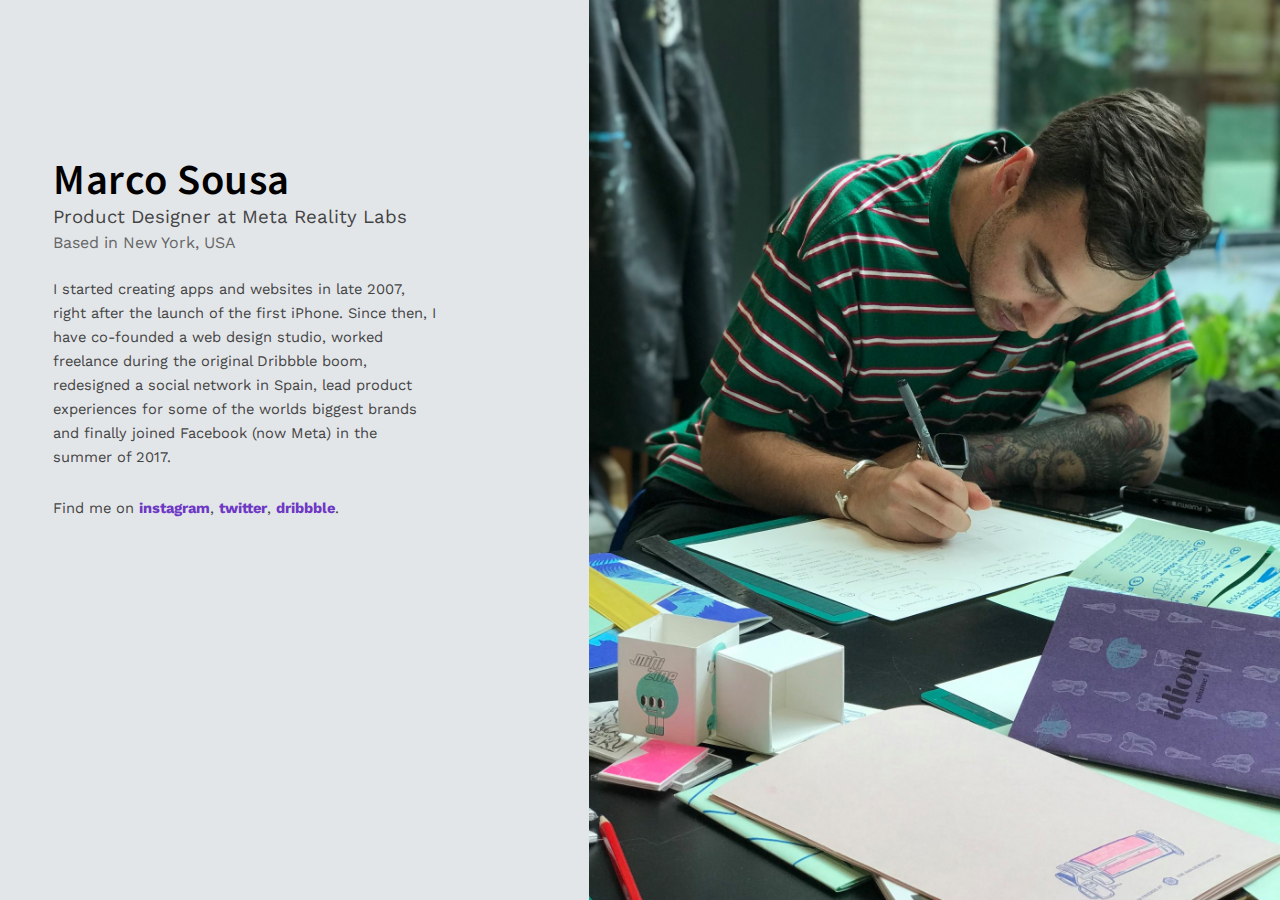
<file: index.html>
<!doctype html>

<html lang="en">
<head>

  <meta charset="utf-8">
  <title>Marco Sousa</title>
  <meta name="description" content="Marco Sousa is a Product Designer at Meta Reality Labs.">
  <meta name="keywords" content="mobile, app design, UI, UX, prototyping, digital design, facebook, meta, AR, NFT">
  <meta name="viewport" content="width=device-width, initial-scale=1.0"/>
  <meta name="author" content="immarco.com">
  <link rel="icon" type="image/png" href="img/icon.png" />

<!--Style-->

  <link rel="stylesheet" href="css/reset.css">
  <link rel="stylesheet" href="css/style.css">
  <link rel="stylesheet" href="css/style-responsive.css">

  <!--[if lt IE 9]>
  <script src="http://html5shiv.googlecode.com/svn/trunk/html5.js"></script>
  <![endif]-->

</head>

<body>

<!--Content-->

<div class="content">
  <h1> Marco Sousa </h1>
  <h2> Product Designer at Meta Reality Labs </h2>
  <h3> Based in New York, USA </h3>
  <p>
    I started creating apps and websites in late 2007, right after the launch of the first iPhone.
    Since then, I have co-founded a web design studio, worked freelance during the original Dribbble boom,
    redesigned a social network in Spain, lead product experiences
    for some of the worlds biggest brands and finally joined Facebook (now Meta) in the summer of 2017.
  </p>
  <p>
    Find me on
    <a href="https://www.instagram.com/h1brd/">instagram</a>,
    <a href="https://twitter.com/h1brd">twitter</a>,
    <a href="https://dribbble.com/immarco">dribbble</a>.
  </p>
</div>

<div class="image">
    <div class="imageHolder"></div>
</div>

<!--Footer-->

<!--Scripts-->

	<script src="js/modernizr.custom.42534.js" type="text/javascript"></script>

</body>
</html>
</file>
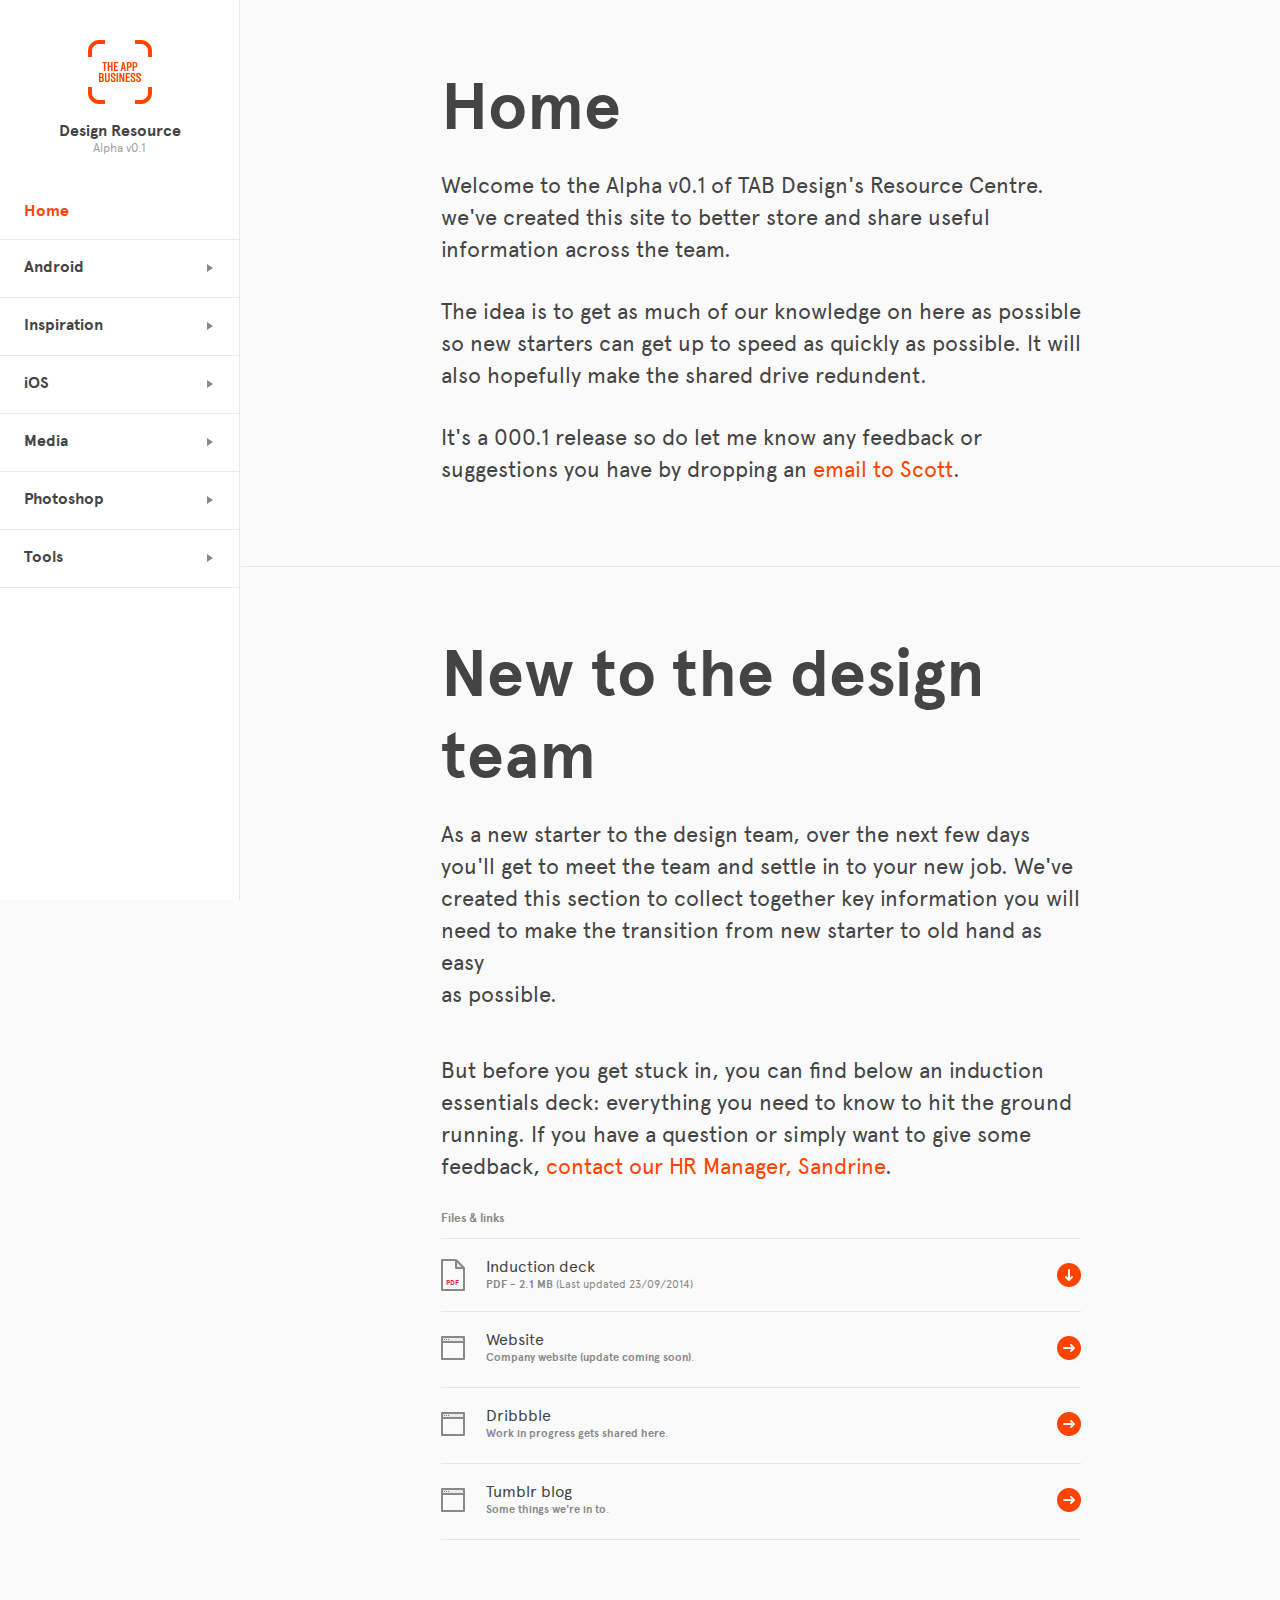
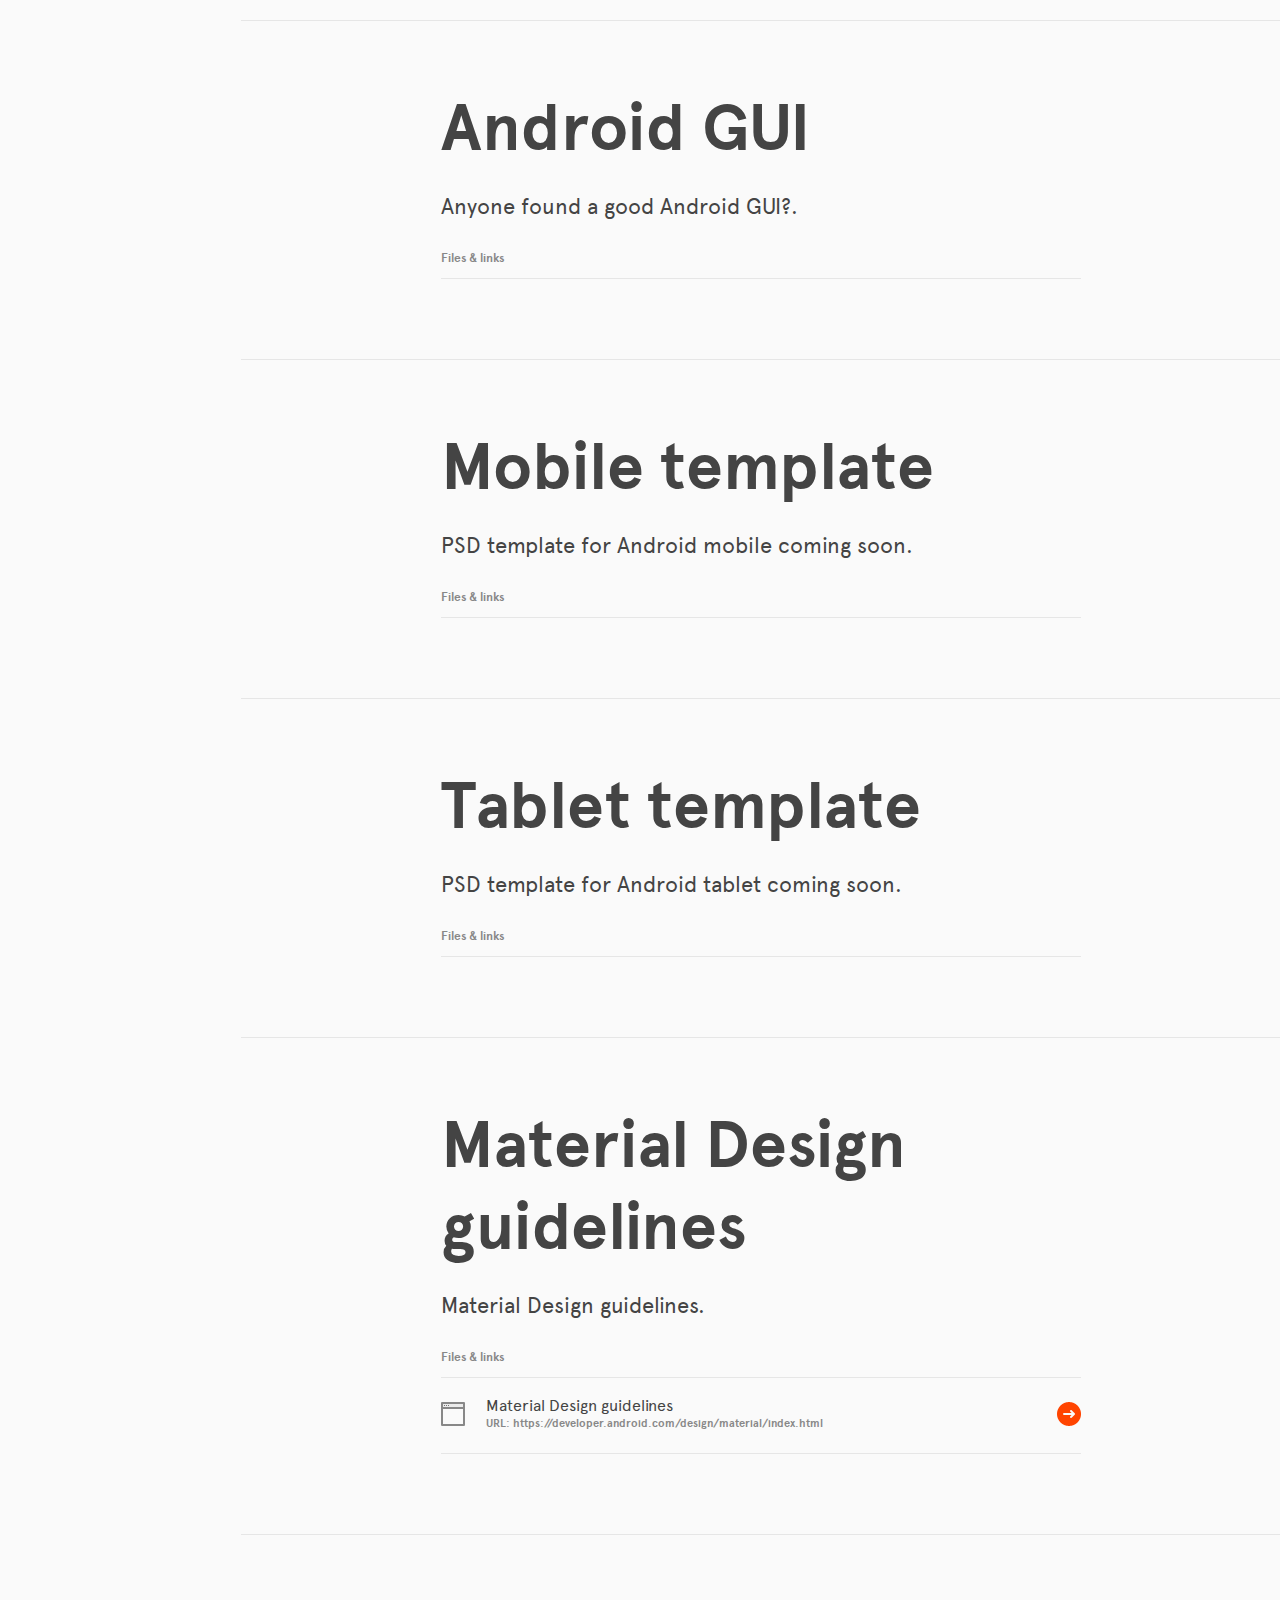
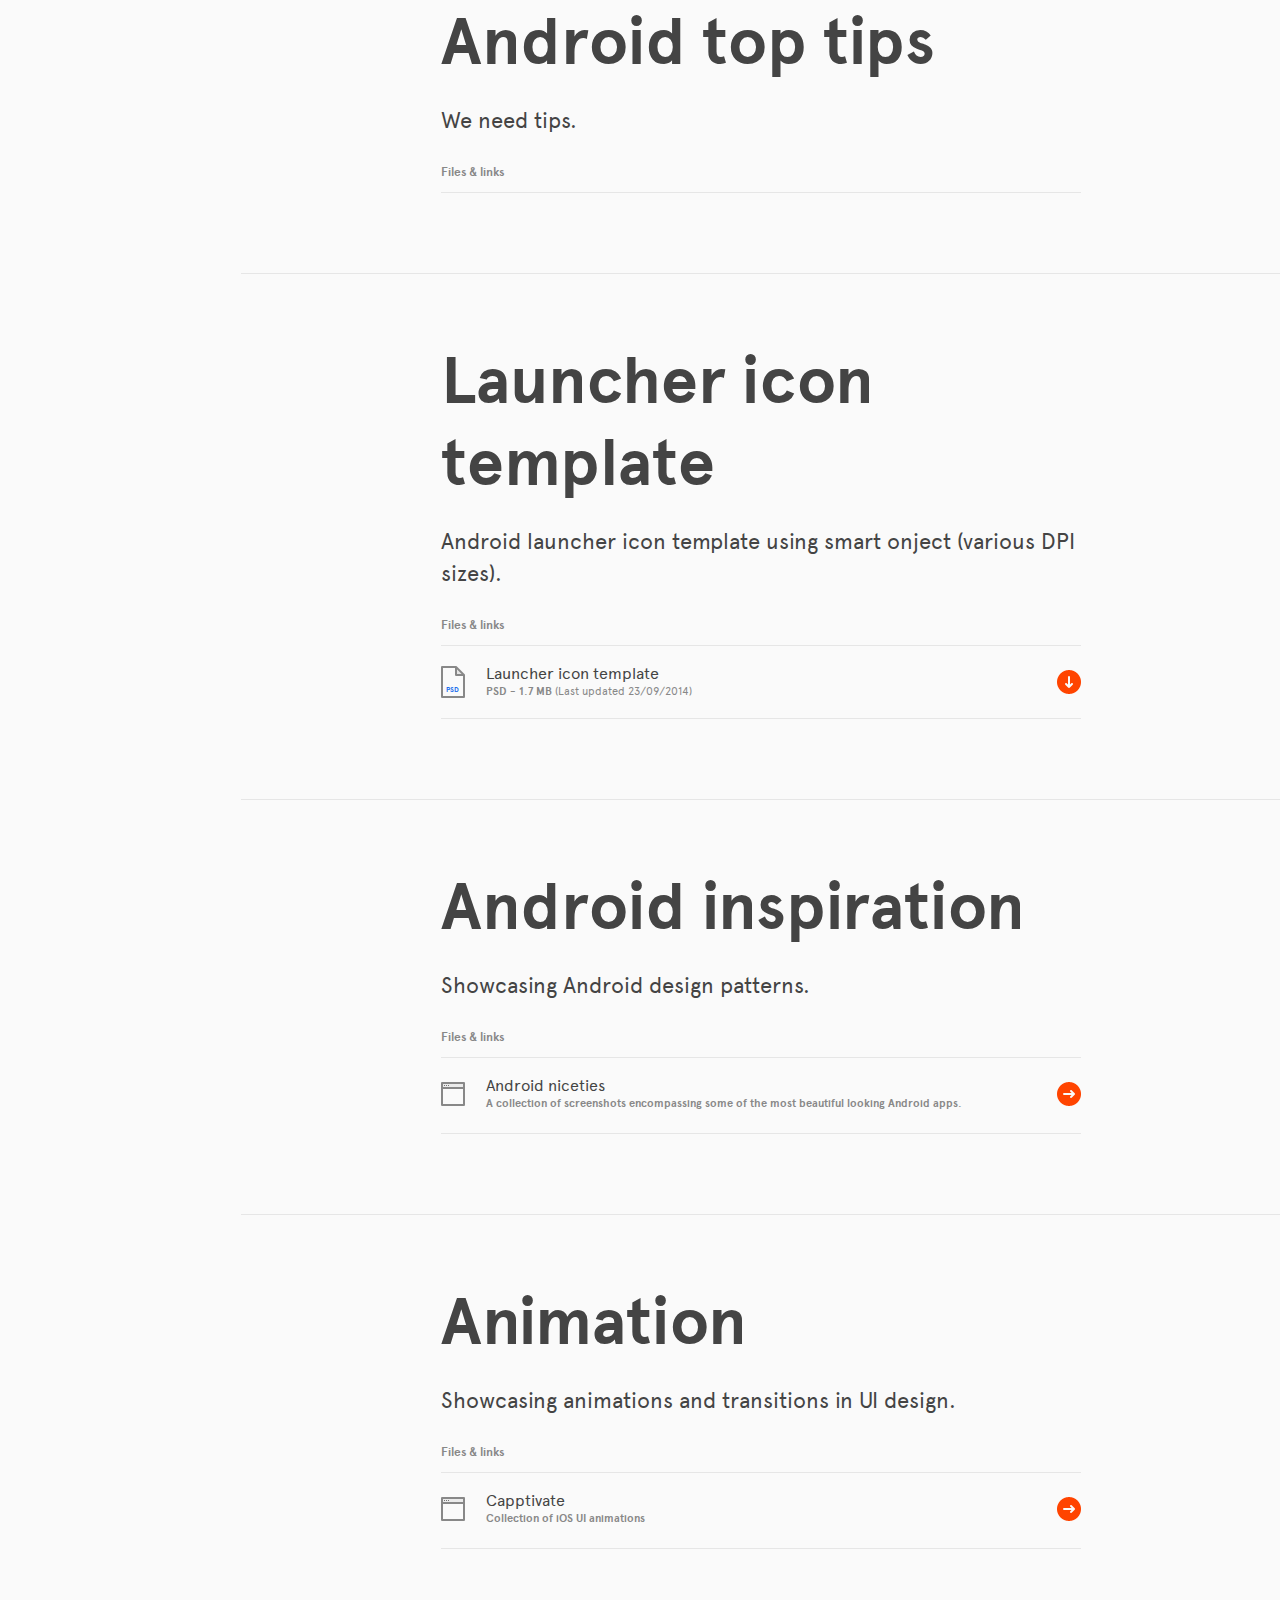
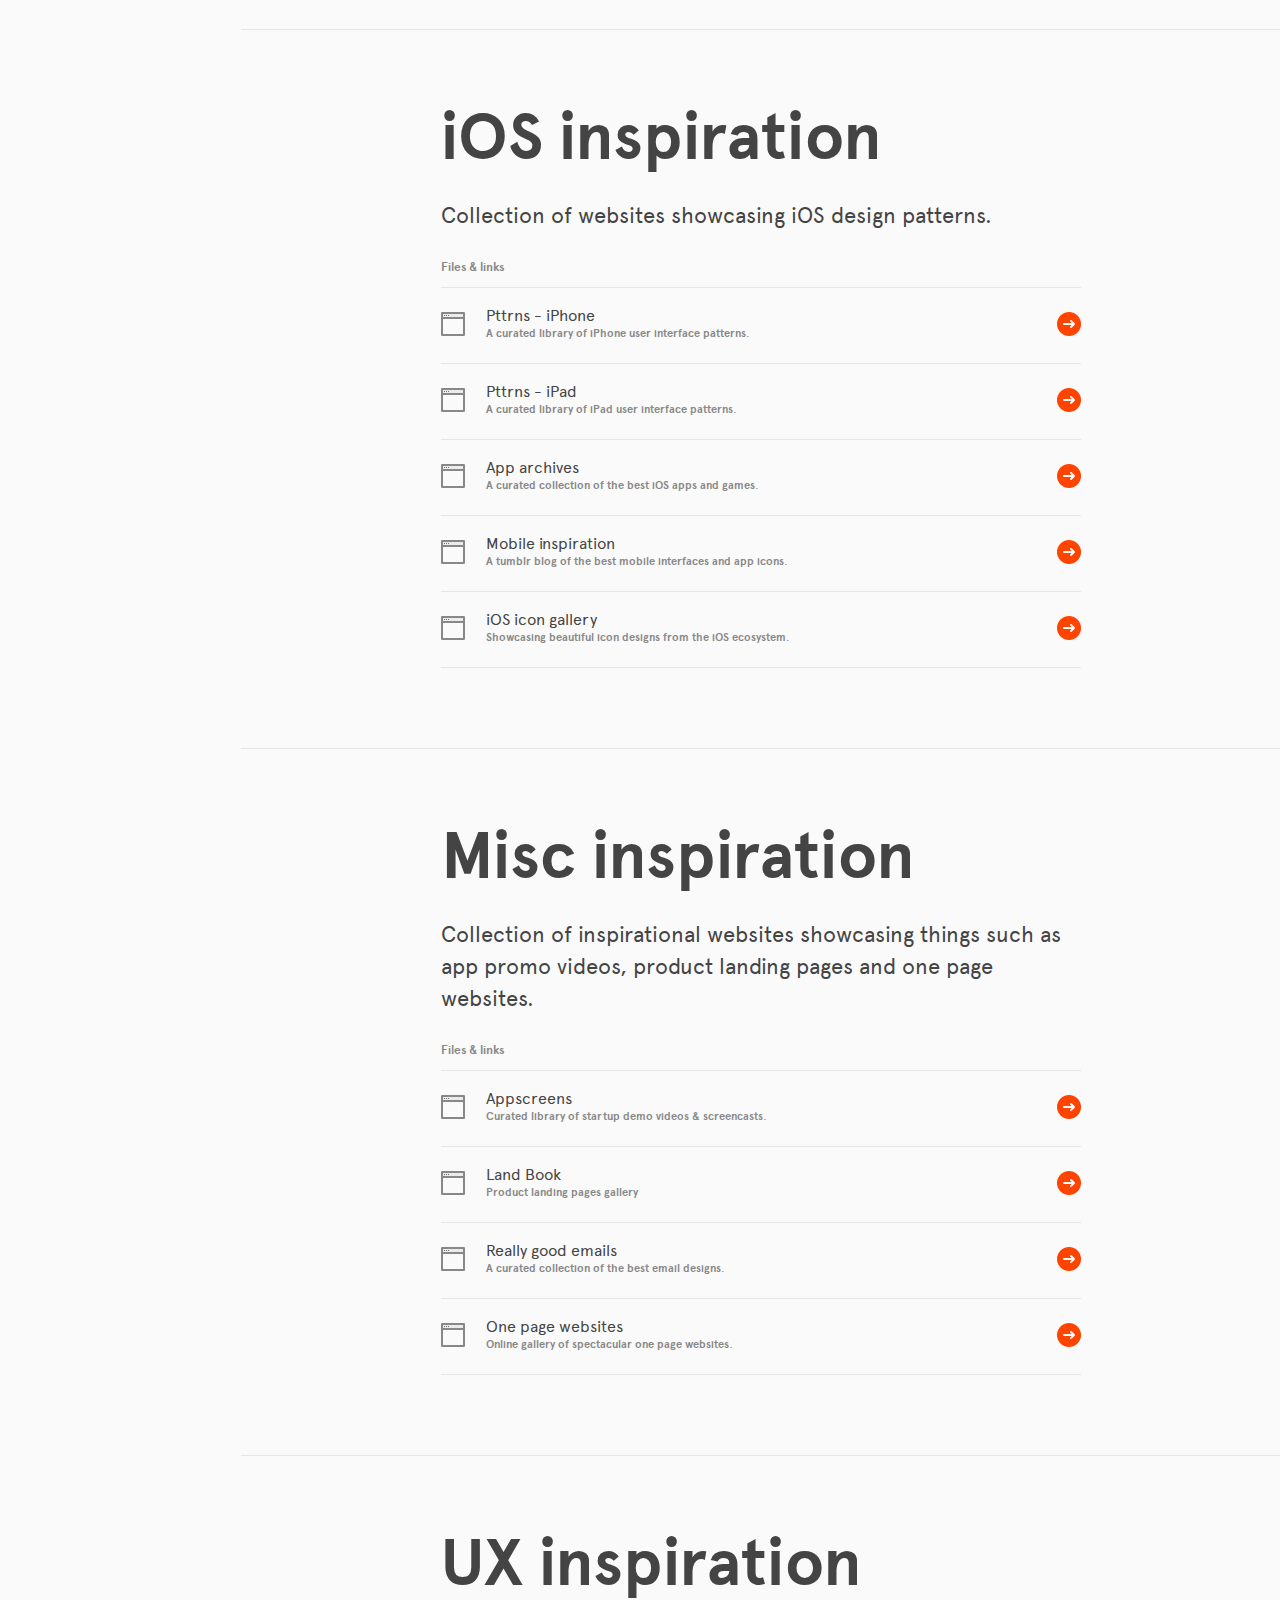
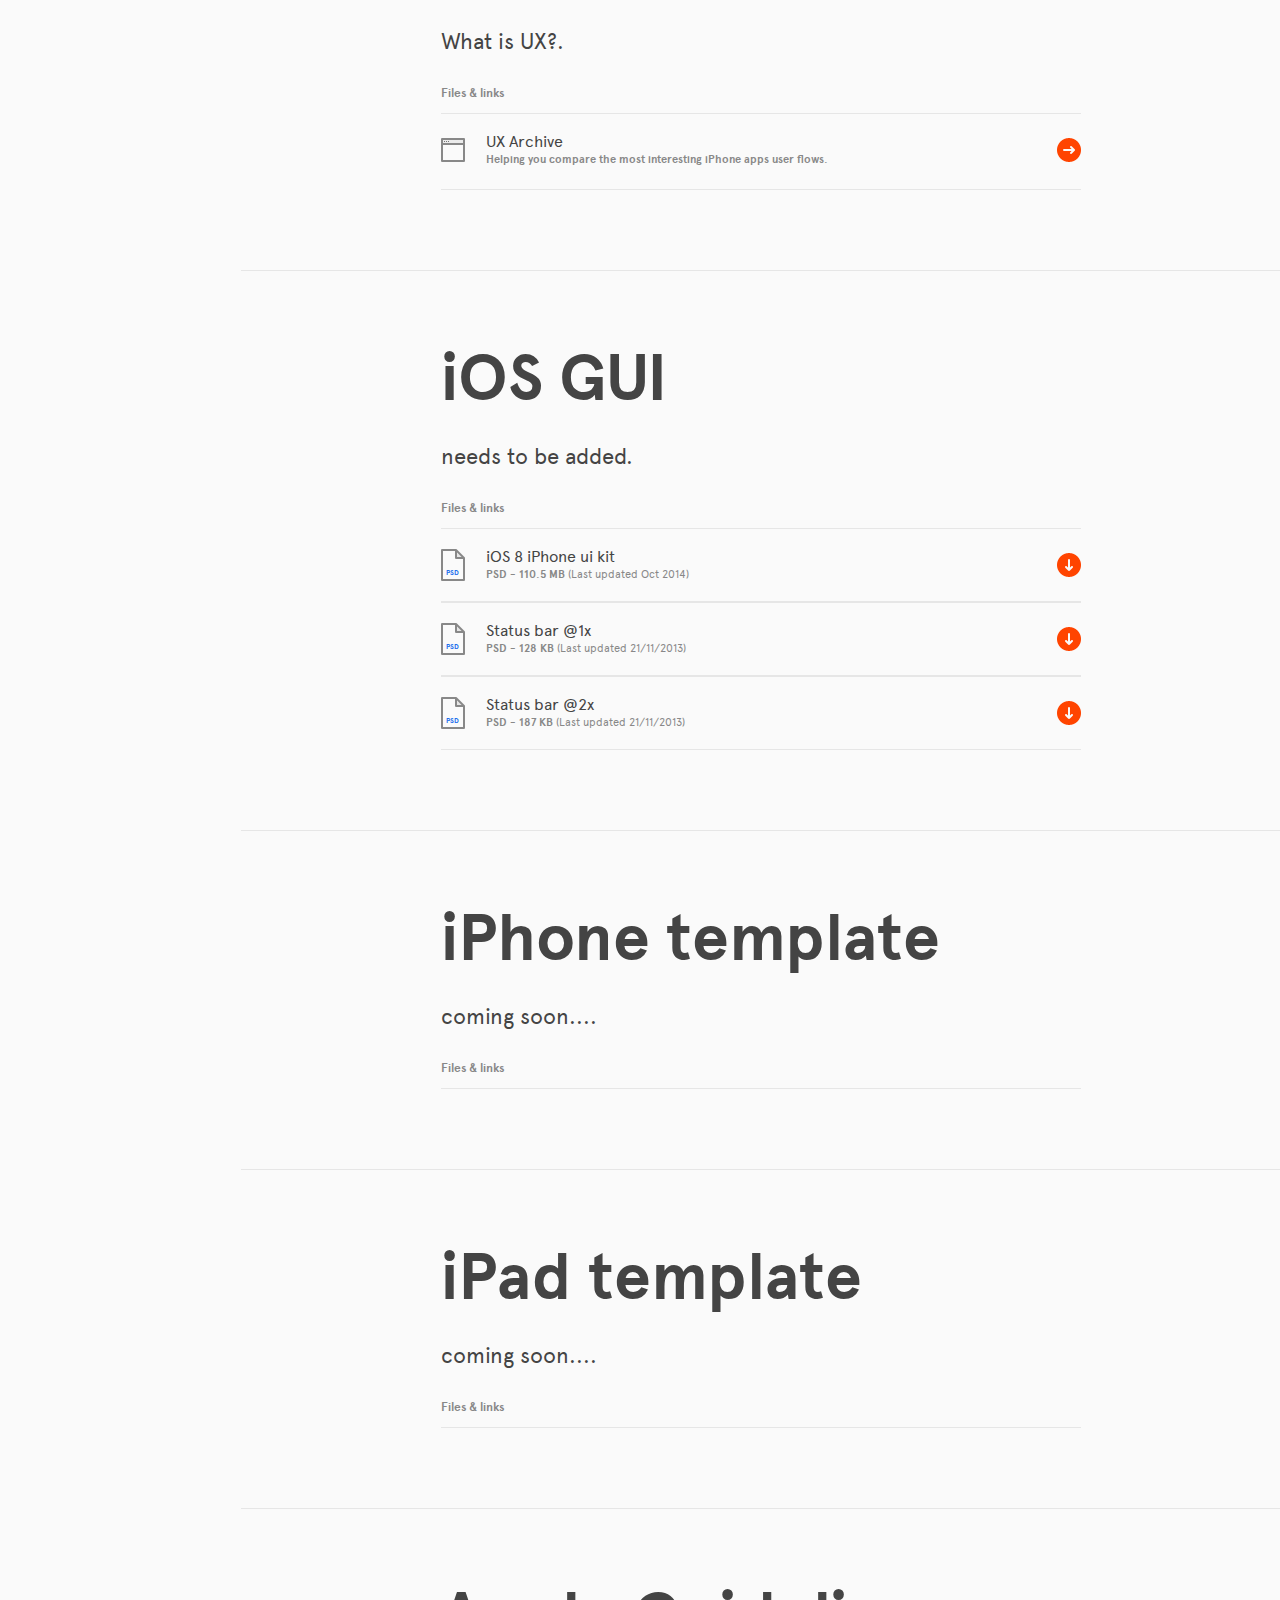
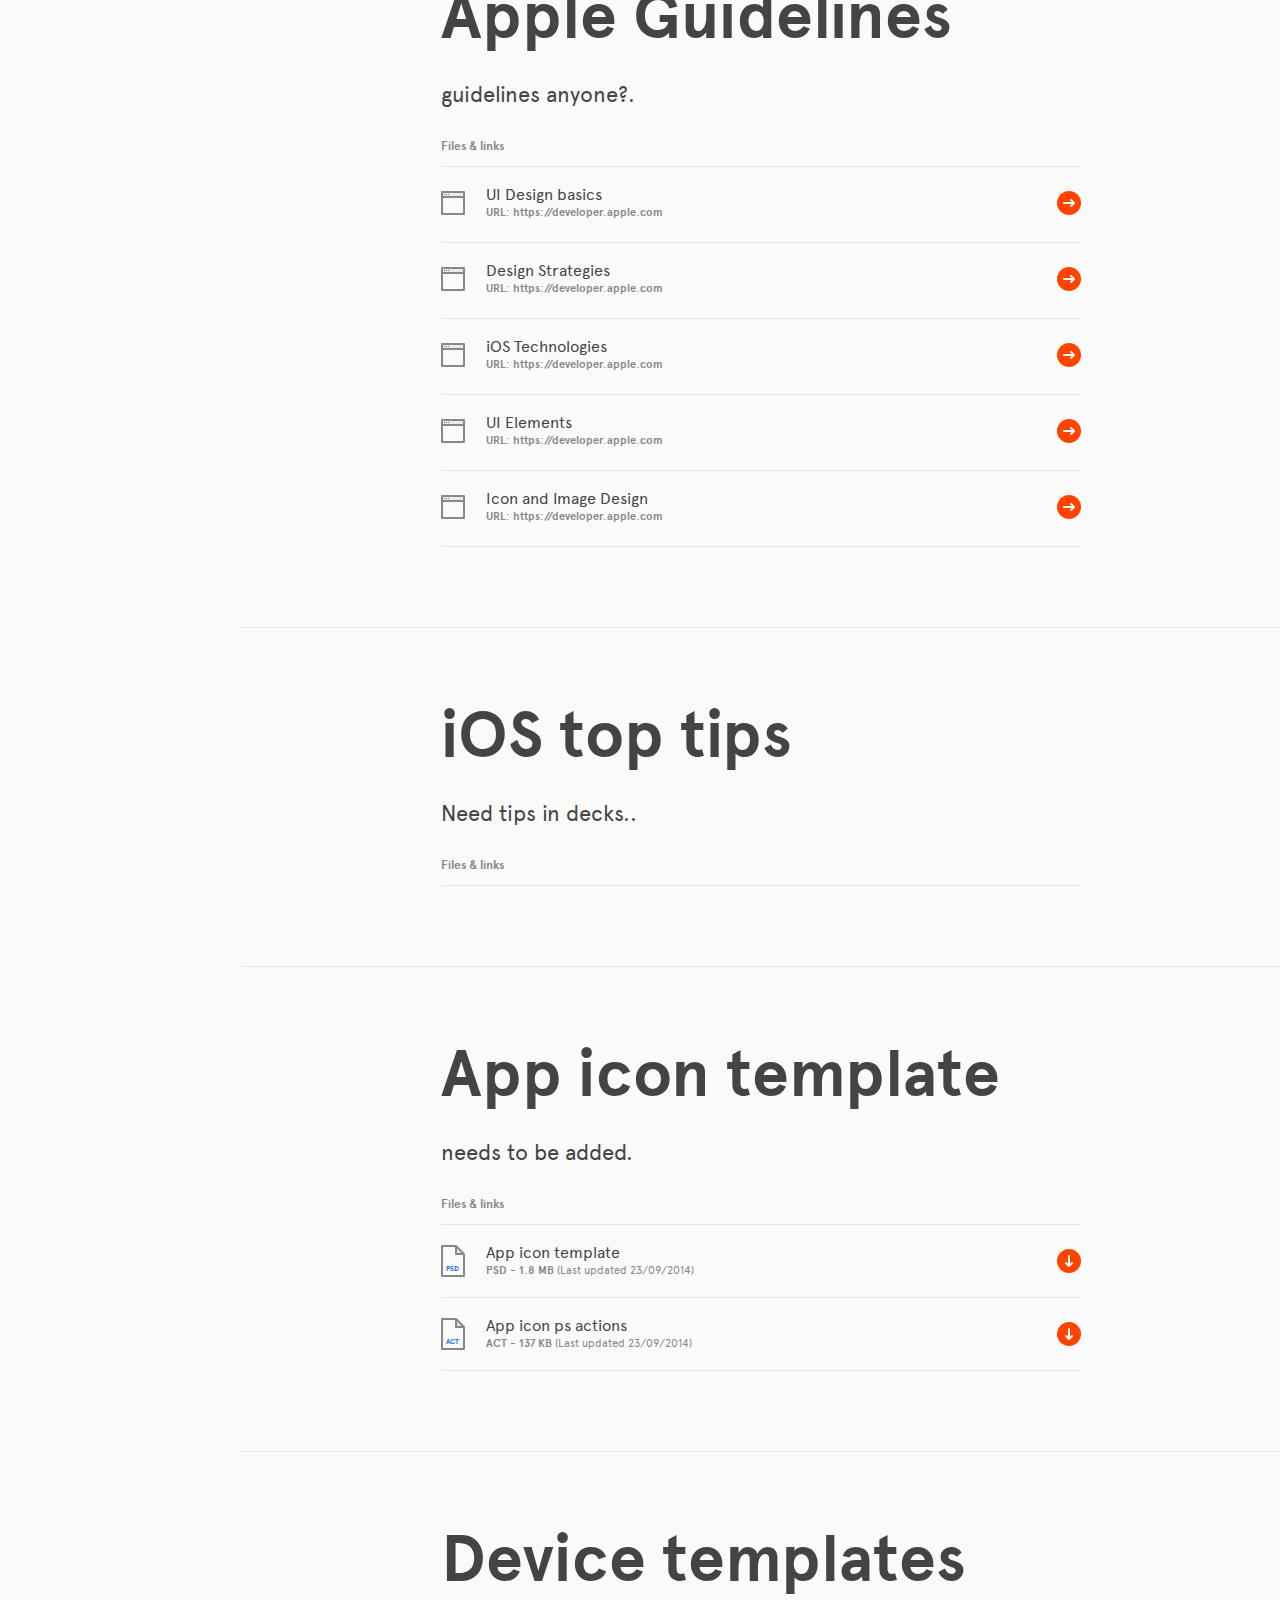
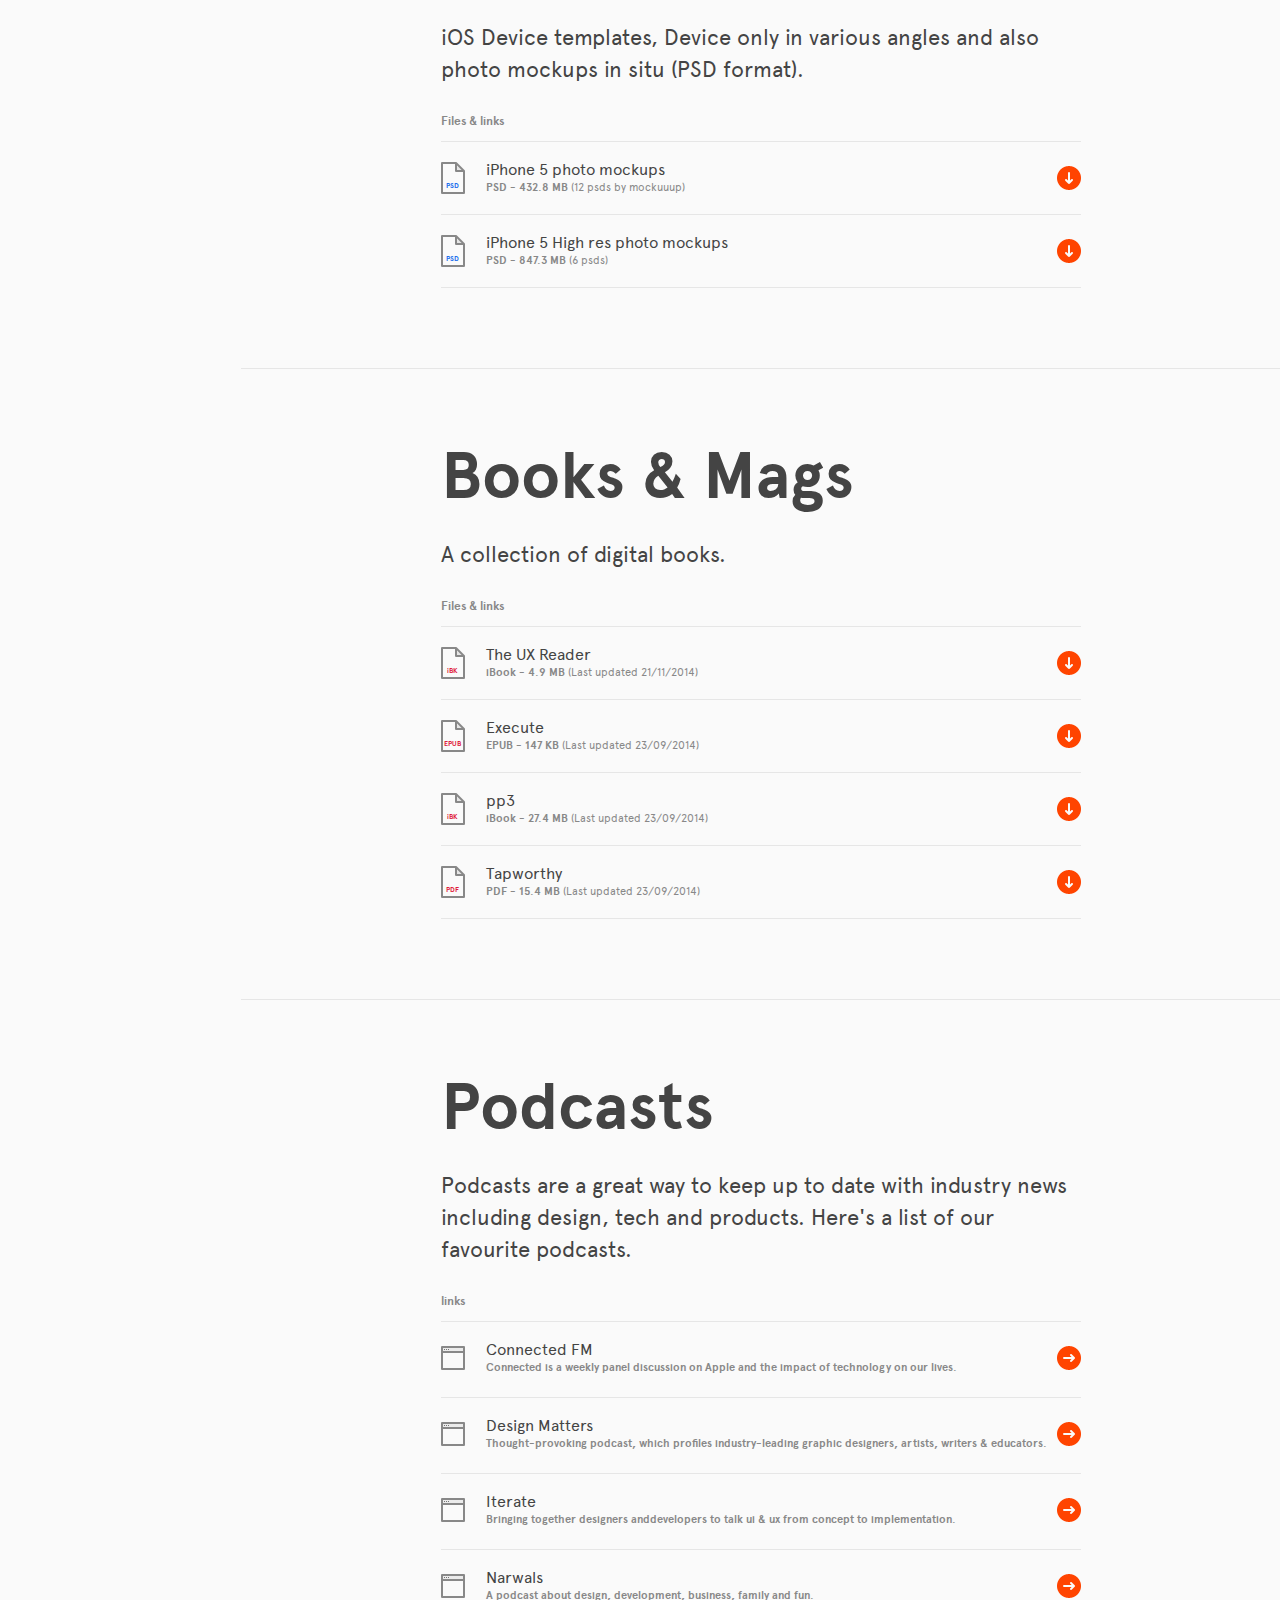
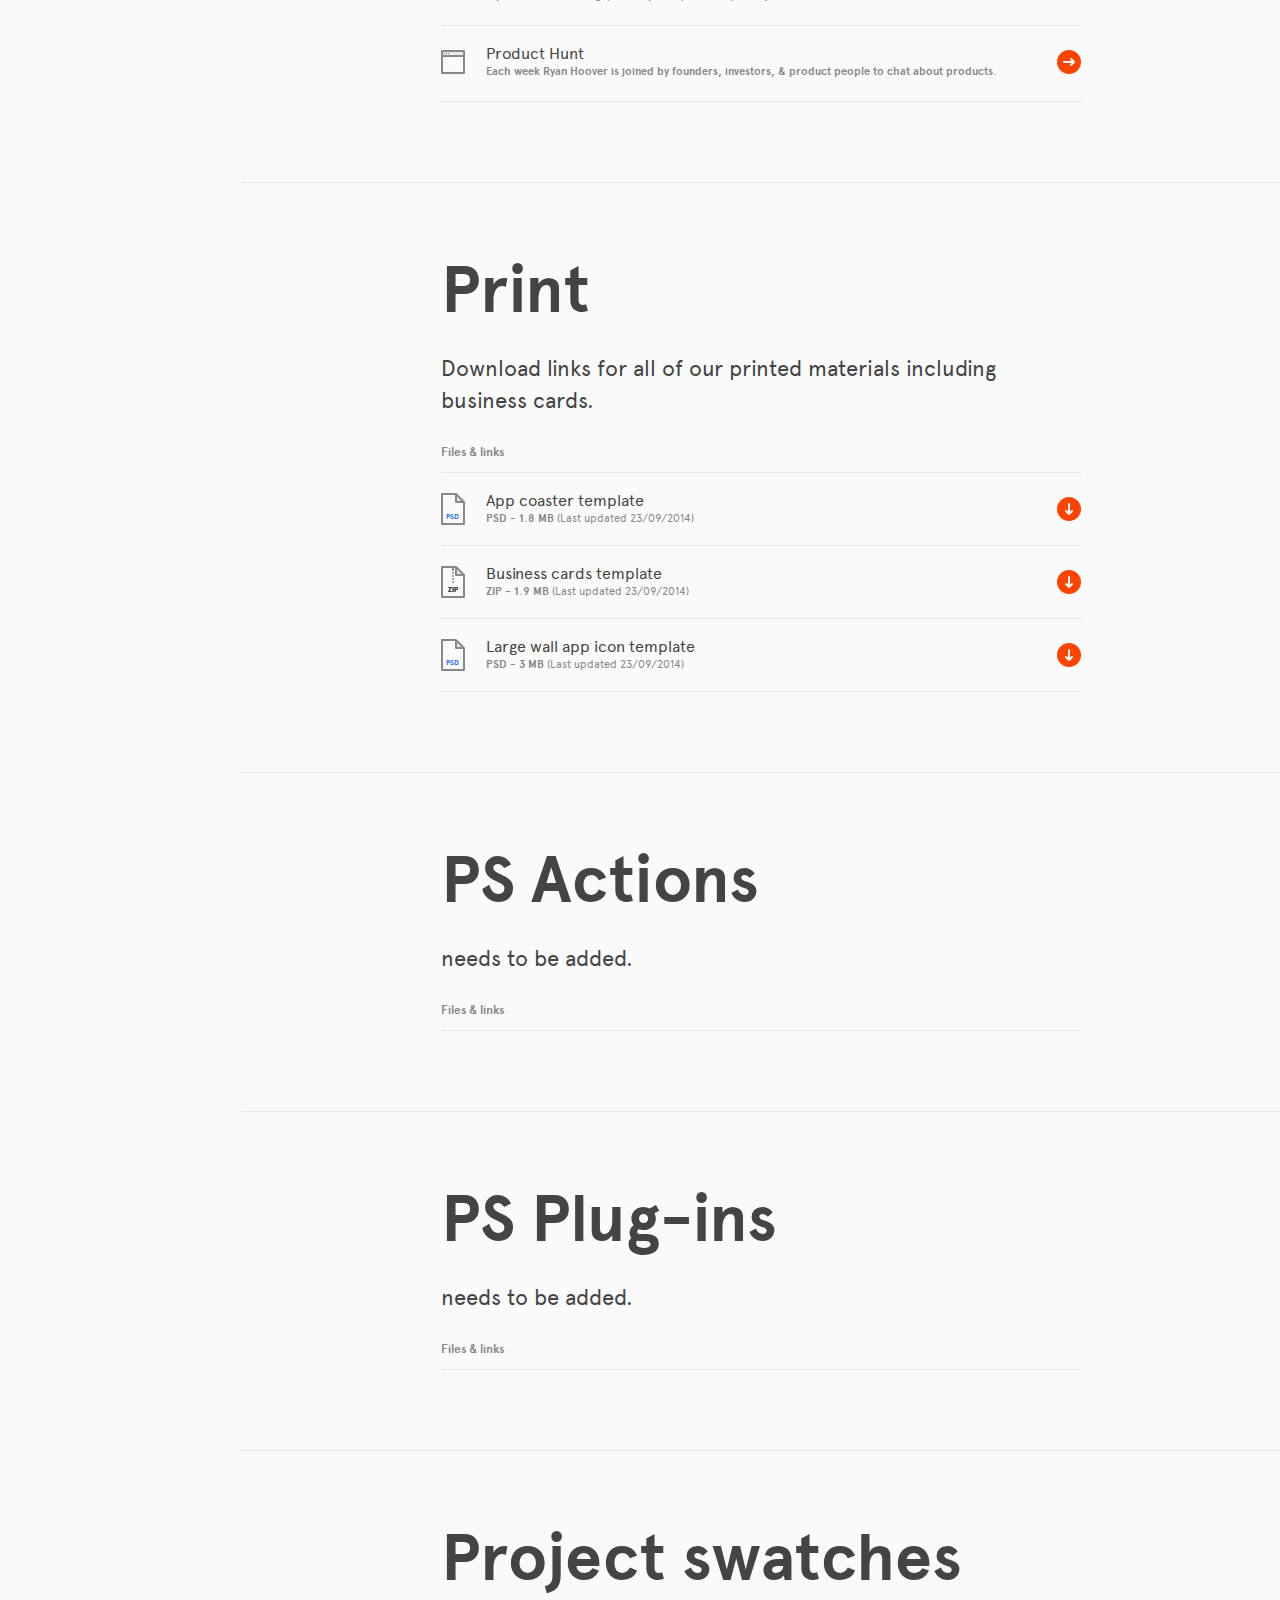
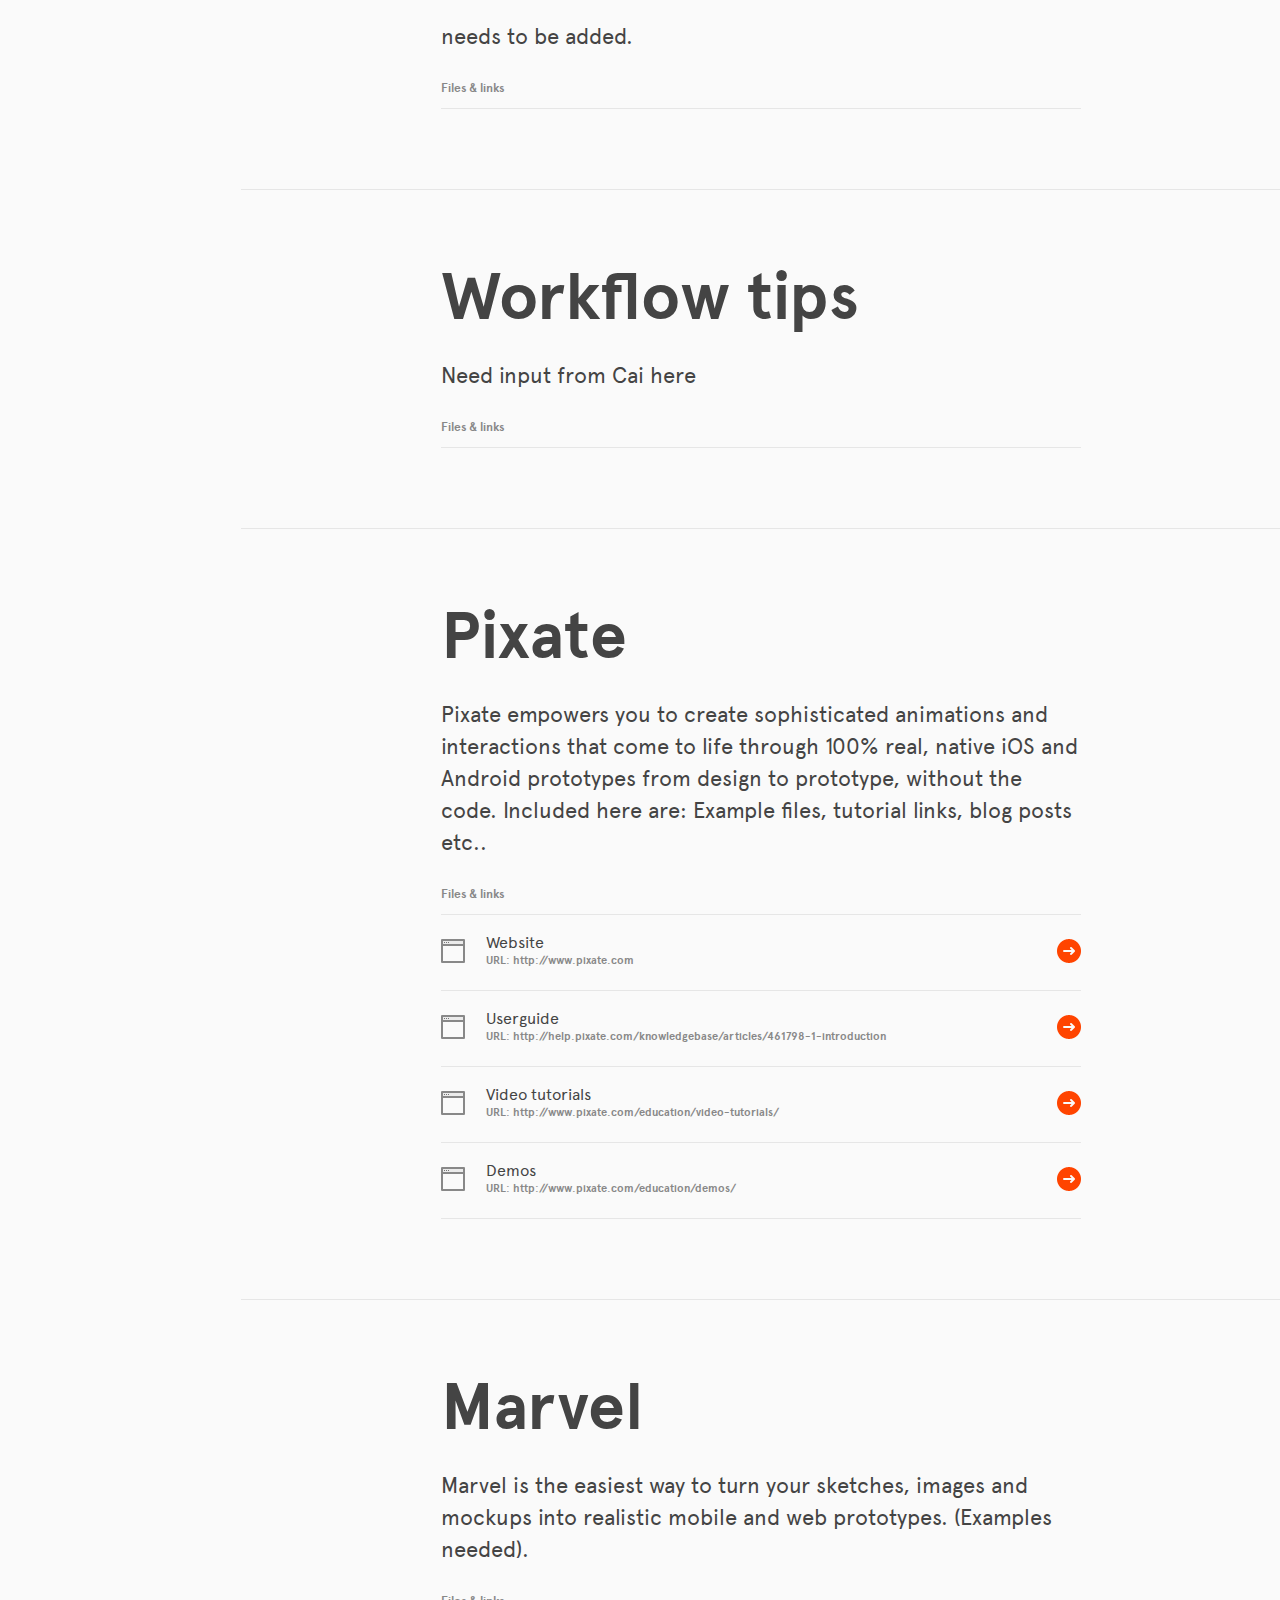
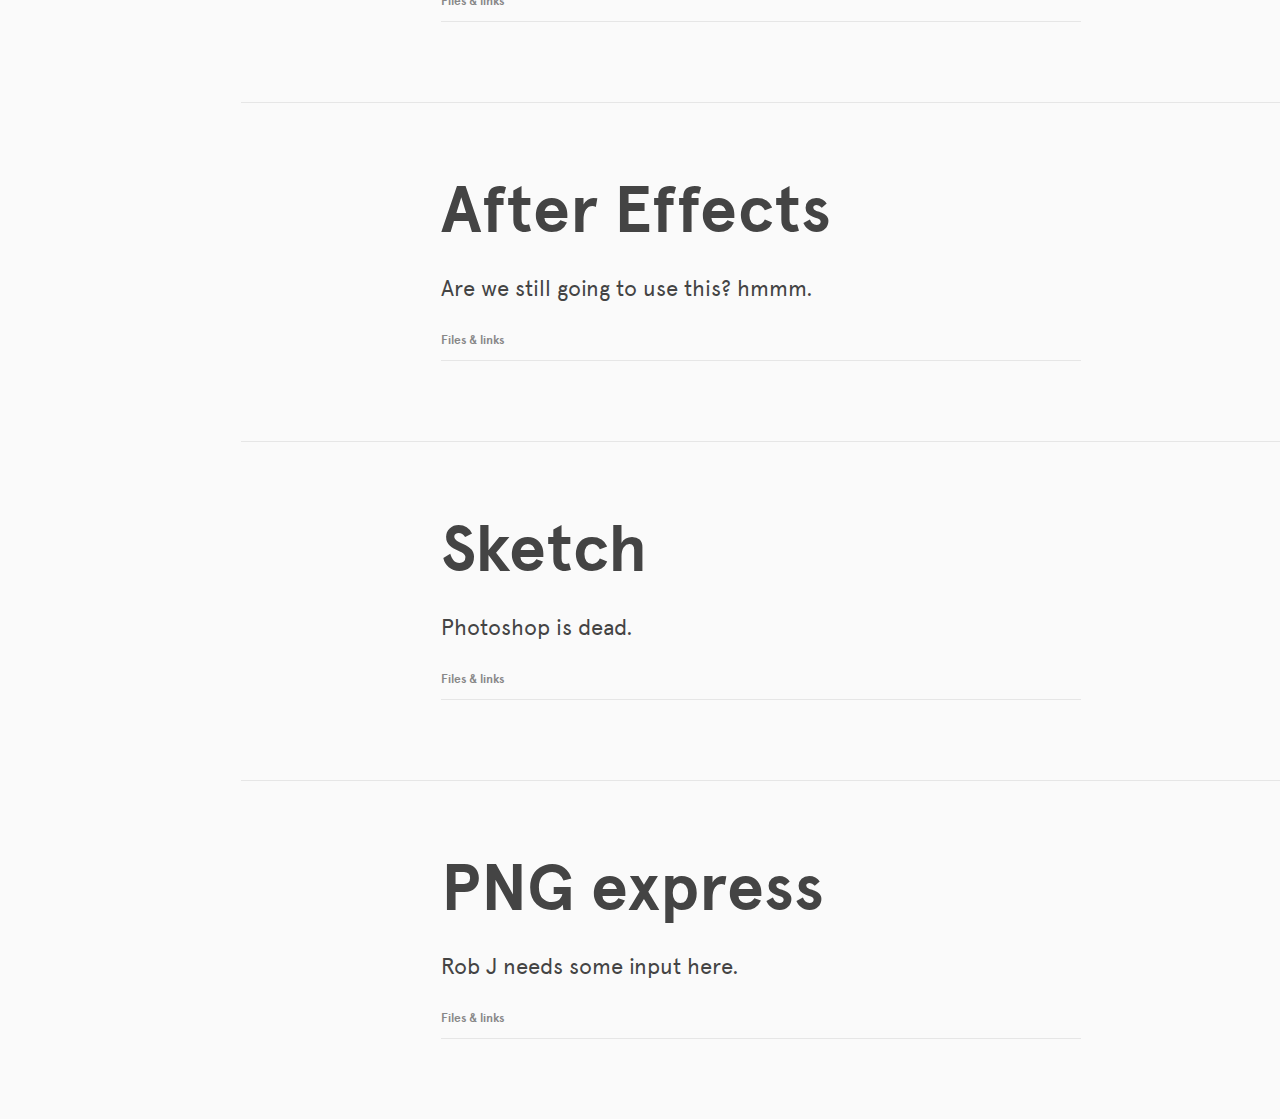
<file: tabdesign/index.html>
<!DOCTYPE html>
<html>
  <head>
    <link rel="stylesheet" href="css/main.css">
  </head>
  <body>
    <div id="menu">
      <div id="logo">
        <img src="img/logo.gif">
        <h3>Design Resource</h3>
        <h4>Alpha v0.1</h4>
      </div>
      <div class="scroll">

        <ul style="display:block;padding-top:17px;">
          <li><a href="#home" class="active">Home</a></li>
        </ul>


<h3>Android</h3>
<ul>
 <li><a href="#android-gui" >GUI</a></li>
 <li><a href="#androidmobile-template" >Mobile template</a></li>
 <li><a href="#androidtablet-template" >Tablet template</a></li>
 <li><a href="#mguidelines" >Material Design guidelines</a></li>
 <li><a href="#androidtoptips" >Android top tips</a></li>
 <li><a href="#launchericon" >Launcher icon template</a></li>
</ul>

<h3>Inspiration</h3>
<ul>
 <li><a href="#android-inspiration" class="active"> Android</a></li>
 <li><a href="#animation-inspiration" >Animation</a></li>
 <li><a href="#ios-inspiration" >iOS</a></li>
 <li><a href="#misc" >Misc.</a></li>
 <li><a href="#ux-inspiration" >UX</a></li>
</ul>

<h3>iOS</h3>
<ul>
 <li><a href="#ios-gui" class="active">GUI</a></li>
 <li><a href="#iphone-template" >iPhone template</a></li>
 <li><a href="#ipad-template" >iPad template</a></li>
 <li><a href="#appleguidelines" >Apple guidelines</a></li>
 <li><a href="#iostoptips" >iOS top tips</a></li>
 <li><a href="#appicon" >App icon</a></li>
 <li><a href="#devicetemplates" >Device templates</a></li>
</ul>

<h3>Media</h3>
<ul>
 <li><a href="#books" class="active"> Books</a></li>
<li><a href="#podcasts" >Podcasts</a></li>
<li><a href="#print" >Printed materials</a></li>
 </ul>

<h3>Photoshop</h3>
        <ul>
          <li><a href="#actions" class="active"> Actions</a></li>
          <li><a href="#plug-ins" >Plug-ins</a></li>
          <li><a href="#swatches" >Swatches</a></li>
          <li><a href="#workflow" >Workflow tips</a></li>
        </ul>





<h3>Tools</h3>
<ul>

 <li><a href="#pixate" >Pixate</a></li>
 <li><a href="#marvel" >Marvel</a></li>
 <li><a href="#aftereffects" >After Effects</a></li>
 <li><a href="#sketch" >Sketch</a></li>
 <li><a href="#pngexpress" >PNG Express</a></li>
</ul>









        <hr>
      </div>
    </div>

    <div id="content">

      <a name="home"></a>
      <section>
        <div class="content-inner">
          <header>
            <h1>Home</h1>
          </header>
          <div class="copy">
            <p>Welcome to the Alpha v0.1 of TAB Design&#39;s Resource Centre. we've created this site to better store and share useful information across the team.</p>
            <p>The idea is to get as much of our knowledge on here as possible so new starters can get up to speed as quickly as possible. It will also hopefully make the shared drive redundent.</p>
            <p>It's a 000.1 release so do let me know any feedback or suggestions you have by dropping an <a href="mailto:scott@theappbusiness.com?Subject=Resource%20centre%20feedback">email to Scott</a>.</p>
          </div>
        </div>
      </section>


      <a name="start-here"></a>
      <section>
        <div class="content-inner">
          <header>
            <h1>New to the design team</h1>
          </header>
          <div class="copy">
            <p>As a new starter to the design team, over the next few days you&#39;ll get to meet the team and settle in to your new job. We've created this section to collect together key information you will need to make the transition from new starter to old hand as easy<br> as possible.</p></br>
            <p>But before you get stuck in, you can find below an induction essentials deck: everything you need to know to hit the ground running.  If you have a question or simply want to give some feedback, <a href="mailto:sandrine@theappbusiness.com?Subject=Induction%20deck">contact our HR Manager, Sandrine</a>.</p>
          </div>

          <h4>Files & links</h4>
          <div class="files">
            <a href="standards/new_inductiondeck_2014.pdf" class="file">
              <div class="icon page float-left">
                <div class="file-icon pdf">
                  PDF
                </div>
              </div>
              <div class="details float-left">
                <h3>Induction deck</h3>
                <p><span class="file-type">PDF - 2.1 MB</span>  (Last updated 23/09/2014)</p>
              </div>
              <div class="icon download float-right">
                <img src="img/download.gif">
              </div>
            </a>
            </div>

            <a href="http://www.theappbusiness.com" target="_blank" class="file experimental">
              <div class="icon page float-left">
                <img src="img/icon-browser.gif">
              </div>
              <div class="details float-left">
                <h3>Website</h3>
                <p><span class="file-type">Company website (update coming soon)</span>.</p>
              </div>
              <div class="icon download float-right">
                <img src="img/url.gif">
              </div>
            </a>

            <a href="https://dribbble.com/theappbusiness" target="_blank" class="file experimental">
              <div class="icon page float-left">
                <img src="img/icon-browser.gif">
              </div>
              <div class="details float-left">
                <h3>Dribbble</h3>
                <p><span class="file-type">Work in progress gets shared here</span>.</p>
              </div>
              <div class="icon download float-right">
                <img src="img/url.gif">
              </div>
            </a>

            <a href="http://designerstab.tumblr.com" target="_blank" class="file experimental">
              <div class="icon page float-left">
                <img src="img/icon-browser.gif">
              </div>
              <div class="details float-left">
                <h3>Tumblr blog</h3>
                <p><span class="file-type">Some things we're in to</span>.</p>
              </div>
              <div class="icon download float-right">
                <img src="img/url.gif">
              </div>
            </a>



        </div>
      </section>




          <a name="android-gui"></a>
      <section>
        <div class="content-inner">
          <header>
            <h1>Android GUI</h1>
          </header>
          <div class="copy">
            <p>Anyone found a good Android GUI?</a>.</p>
          </div>
          <h4>Files & links</h4>
          <div class="files">

          </div>
          </section>

          <a name="androidmobile-template"></a>
      <section>
        <div class="content-inner">
          <header>
            <h1>Mobile template</h1>
          </header>
          <div class="copy">
            <p>PSD template for Android mobile coming soon</a>.</p>
          </div>
          <h4>Files & links</h4>
          <div class="files">

            </a>
          </div>
          </section>

          <a name="androidtablet-template"></a>
      <section>
        <div class="content-inner">
          <header>
            <h1>Tablet template</h1>
          </header>
          <div class="copy">
            <p>PSD template for Android tablet coming soon</a>.</p>
          </div>
          <h4>Files & links</h4>
          <div class="files">
          </div>
          </section>


          <a name="mguidelines"></a>
      <section>
        <div class="content-inner">
          <header>
            <h1>Material Design guidelines</h1>
          </header>
          <div class="copy">
            <p>Material Design guidelines</a>.</p>
          </div>
          <h4>Files & links</h4>
          <div class="files">


            <a href="https://developer.android.com/design/material/index.html" target="_blank" class="file experimental">
              <div class="icon page float-left">
                <img src="img/icon-browser.gif">
              </div>
              <div class="details float-left">
                <h3>Material Design guidelines</h3>
                <p><span class="file-type">URL: https://developer.android.com/design/material/index.html</span> </p>
              </div>
              <div class="icon download float-right">
                <img src="img/url.gif">
              </div>
            </a>
          </div>
          </section>

          <a name="androidtoptops"></a>
      <section>
        <div class="content-inner">
          <header>
            <h1>Android top tips</h1>
          </header>
          <div class="copy">
            <p>We need tips</a>.</p>
          </div>
          <h4>Files & links</h4>
          <div class="files">

          </div>
          </section>


          <a name="launchericon"></a>
      <section>
        <div class="content-inner">
          <header>
            <h1>Launcher icon template</h1>
          </header>
          <div class="copy">
            <p>Android launcher icon template using smart onject (various DPI sizes)</a>.</p>
          </div>
          <h4>Files & links</h4>
          <div class="files">
            <a href="https://www.dropbox.com/s/qyustd8h8pwbabt/launcher_icon_template.psd?dl=0" class="file">
              <div class="icon page float-left">
                <div class="file-icon psd">
                  PSD
                </div>
              </div>
              <div class="details float-left">
                <h3>Launcher icon template</h3>
                <p><span class="file-type">PSD - 1.7 MB</span> (Last updated 23/09/2014) </p>
              </div>
              <div class="icon download float-right">
                <img src="img/download.gif">
              </div>
            </a>
          </div>
          </section>




          <a name="android-inspiration"></a>
      <section>
        <div class="content-inner">
          <header>
            <h1>Android inspiration</h1>
          </header>
          <div class="copy">
            <p>Showcasing Android design patterns</a>.</p>
          </div>
          <h4>Files & links</h4>
          <div class="files">

            <a href="http://androidniceties.tumblr.com" target="_blank" class="file experimental">
              <div class="icon page float-left">
                <img src="img/icon-browser.gif">
              </div>
              <div class="details float-left">
                <h3>Android niceties</h3>
                <p><span class="file-type">A collection of screenshots encompassing some of the most beautiful looking Android apps.</span> </p>
              </div>
              <div class="icon download float-right">
                <img src="img/url.gif">
              </div>
            </a>
          </div>
          </section>



          <a name="animation-inspiration"></a>
      <section>
        <div class="content-inner">
          <header>
            <h1>Animation</h1>
          </header>
          <div class="copy">
            <p>Showcasing animations and transitions in UI design</a>.</p>
          </div>
          <h4>Files & links</h4>
          <div class="files">


            <a href="http://capptivate.co" target="_blank" class="file experimental">
              <div class="icon page float-left">
                <img src="img/icon-browser.gif">
              </div>
              <div class="details float-left">
                <h3>Capptivate</h3>
                <p><span class="file-type">Collection of iOS UI animations</span> </p>
              </div>
              <div class="icon download float-right">
                <img src="img/url.gif">
              </div>
            </a>
          </div>
          </section>


          <a name="ios-inspiration"></a>
      <section>
        <div class="content-inner">
          <header>
            <h1>iOS inspiration</h1>
          </header>
          <div class="copy">
            <p>Collection of websites showcasing iOS design patterns</a>.</p>
          </div>
          <h4>Files & links</h4>
          <div class="files">


            <a href="http://www.pttrns.com/iphone" target="_blank" class="file experimental">
              <div class="icon page float-left">
                <img src="img/icon-browser.gif">
              </div>
              <div class="details float-left">
                <h3>Pttrns - iPhone</h3>
                <p><span class="file-type">A curated library of iPhone user interface patterns.</span> </p>
              </div>
              <div class="icon download float-right">
                <img src="img/url.gif">
              </div>
            </a>

            <a href="http://www.pttrns.com/ipad" target="_blank" class="file experimental">
              <div class="icon page float-left">
                <img src="img/icon-browser.gif">
              </div>
              <div class="details float-left">
                <h3>Pttrns - iPad</h3>
                <p><span class="file-type">A curated library of iPad user interface patterns.</span> </p>
              </div>
              <div class="icon download float-right">
                <img src="img/url.gif">
              </div>
            </a>

            <a href="http://www.apparchiv.es" target="_blank" class="file experimental">
              <div class="icon page float-left">
                <img src="img/icon-browser.gif">
              </div>
              <div class="details float-left">
                <h3>App archives</h3>
                <p><span class="file-type">A curated collection of the best iOS apps and games.</span> </p>
              </div>
              <div class="icon download float-right">
                <img src="img/url.gif">
              </div>
            </a>

            <a href="http://inspirationmobile.tumblr.com" target="_blank" class="file experimental">
              <div class="icon page float-left">
                <img src="img/icon-browser.gif">
              </div>
              <div class="details float-left">
                <h3>Mobile inspiration</h3>
                <p><span class="file-type">A tumblr blog of the best mobile interfaces and app icons.</span> </p>
              </div>
              <div class="icon download float-right">
                <img src="img/url.gif">
              </div>
            </a>

            <a href="http://iosicongallery.com" target="_blank" class="file experimental">
              <div class="icon page float-left">
                <img src="img/icon-browser.gif">
              </div>
              <div class="details float-left">
                <h3>iOS icon gallery</h3>
                <p><span class="file-type">Showcasing beautiful icon designs from the iOS ecosystem.</span> </p>
              </div>
              <div class="icon download float-right">
                <img src="img/url.gif">
              </div>
            </a>



          </div>
          </section>


          <a name="misc"></a>
      <section>
        <div class="content-inner">
          <header>
            <h1>Misc inspiration</h1>
          </header>
          <div class="copy">
            <p>Collection of inspirational websites showcasing things such as app promo videos, product landing pages and one page websites</a>.</p>
          </div>
          <h4>Files & links</h4>
          <div class="files">


            <a href="http://appscreens.co" target="_blank" class="file experimental">
              <div class="icon page float-left">
                <img src="img/icon-browser.gif">
              </div>
              <div class="details float-left">
                <h3>Appscreens</h3>
                <p><span class="file-type">Curated library of startup demo videos & screencasts.</span> </p>
              </div>
              <div class="icon download float-right">
                <img src="img/url.gif">
              </div>
            </a>

            <a href="http://land-book.com" target="_blank" class="file experimental">
              <div class="icon page float-left">
                <img src="img/icon-browser.gif">
              </div>
              <div class="details float-left">
                <h3>Land Book</h3>
                <p><span class="file-type">Product landing pages gallery</span> </p>
              </div>
              <div class="icon download float-right">
                <img src="img/url.gif">
              </div>
            </a>

            <a href="http://reallygoodemails.com" target="_blank" class="file experimental">
              <div class="icon page float-left">
                <img src="img/icon-browser.gif">
              </div>
              <div class="details float-left">
                <h3>Really good emails</h3>
                <p><span class="file-type">A curated collection of the best email designs.</span> </p>
              </div>
              <div class="icon download float-right">
                <img src="img/url.gif">
              </div>
            </a>

            <a href="http://onepagelove.com" target="_blank" class="file experimental">
              <div class="icon page float-left">
                <img src="img/icon-browser.gif">
              </div>
              <div class="details float-left">
                <h3>One page websites</h3>
                <p><span class="file-type">Online gallery of spectacular one page websites.</span> </p>
              </div>
              <div class="icon download float-right">
                <img src="img/url.gif">
              </div>
            </a>

          </div>
          </section>


          <a name="ux-inspiration"></a>
      <section>
        <div class="content-inner">
          <header>
            <h1>UX inspiration</h1>
          </header>
          <div class="copy">
            <p>What is UX?</a>.</p>
          </div>
          <h4>Files & links</h4>
          <div class="files">


            <a href="http://uxarchive.com" target="_blank" class="file experimental">
              <div class="icon page float-left">
                <img src="img/icon-browser.gif">
              </div>
              <div class="details float-left">
                <h3>UX Archive</h3>
                <p><span class="file-type">Helping you compare the most interesting iPhone apps user flows.</span> </p>
              </div>
              <div class="icon download float-right">
                <img src="img/url.gif">
              </div>
            </a>
          </div>
          </section>



          <a name="ios-gui"></a>
      <section>
        <div class="content-inner">
          <header>
            <h1>iOS GUI</h1>
          </header>
          <div class="copy">
            <p>needs to be added</a>.</p>
          </div>
          <h4>Files & links</h4>
          <div class="files">
            <a href="https://www.dropbox.com/s/19fbk86ct7wnsxn/ios8iphoneuikit.psd?dl=0" class="file">
              <div class="icon page float-left">
                <div class="file-icon psd">
                  PSD
                </div>
              </div>
              <div class="details float-left">
                <h3>iOS 8 iPhone ui kit</h3>
                <p><span class="file-type">PSD - 110.5 MB</span> (Last updated Oct 2014) </p>
              </div>
              <div class="icon download float-right">
                <img src="img/download.gif">
              </div>
            </a>

            <div class="files">
              <a href="https://www.dropbox.com/s/1h4fbx5to5ce6qb/StatusBar_Regular.psd?dl=0" class="file">
                <div class="icon page float-left">
                  <div class="file-icon psd">
                    PSD
                  </div>
                </div>
                <div class="details float-left">
                  <h3>Status bar @1x</h3>
                  <p><span class="file-type">PSD - 128 KB</span> (Last updated 21/11/2013) </p>
                </div>
                <div class="icon download float-right">
                  <img src="img/download.gif">
                </div>
              </a>

              <div class="files">
                <a href="https://www.dropbox.com/s/axk832fxar3vva8/StatusBar_Retina.psd?dl=0" class="file">
                  <div class="icon page float-left">
                    <div class="file-icon psd">
                      PSD
                    </div>
                  </div>
                  <div class="details float-left">
                    <h3>Status bar @2x</h3>
                    <p><span class="file-type">PSD - 187 KB</span> (Last updated 21/11/2013) </p>
                  </div>
                  <div class="icon download float-right">
                    <img src="img/download.gif">
                  </div>
                </a>

          </div>
          </section>



          <a name="iphone-template"></a>
      <section>
        <div class="content-inner">
          <header>
            <h1>iPhone template</h1>
          </header>
          <div class="copy">
            <p>coming soon...</a>.</p>
          </div>
          <h4>Files & links</h4>
          <div class="files">






          </div>
          </section>

          <a name="ipad-template"></a>
      <section>
        <div class="content-inner">
          <header>
            <h1>iPad template</h1>
          </header>
          <div class="copy">
            <p>coming soon...</a>.</p>
          </div>
          <h4>Files & links</h4>
          <div class="files">






          </div>
          </section>


          <a name="appleguidelines"></a>
      <section>
        <div class="content-inner">
          <header>
            <h1>Apple Guidelines</h1>
          </header>
          <div class="copy">
            <p>guidelines anyone?</a>.</p>
          </div>
          <h4>Files & links</h4>
          <div class="files">


            <a href="https://developer.apple.com/library/ios/documentation/UserExperience/Conceptual/MobileHIG/index.html#//apple_ref/doc/uid/TP40006556-CH66-SW1" target="_blank" class="file experimental">
              <div class="icon page float-left">
                <img src="img/icon-browser.gif">
              </div>
              <div class="details float-left">
                <h3>UI Design basics</h3>
                <p><span class="file-type">URL: https://developer.apple.com</span> </p>
              </div>
              <div class="icon download float-right">
                <img src="img/url.gif">
              </div>
            </a>

            <a href="https://developer.apple.com/library/ios/documentation/UserExperience/Conceptual/MobileHIG/Principles.html#//apple_ref/doc/uid/TP40006556-CH4-SW1" target="_blank" class="file experimental">
              <div class="icon page float-left">
                <img src="img/icon-browser.gif">
              </div>
              <div class="details float-left">
                <h3>Design Strategies</h3>
                <p><span class="file-type">URL: https://developer.apple.com</span> </p>
              </div>
              <div class="icon download float-right">
                <img src="img/url.gif">
              </div>
            </a>

            <a href="https://developer.apple.com/library/ios/documentation/UserExperience/Conceptual/MobileHIG/AppExtensions.html#//apple_ref/doc/uid/TP40006556-CH67-SW1" target="_blank" class="file experimental">
              <div class="icon page float-left">
                <img src="img/icon-browser.gif">
              </div>
              <div class="details float-left">
                <h3>iOS Technologies</h3>
                <p><span class="file-type">URL: https://developer.apple.com</span> </p>
              </div>
              <div class="icon download float-right">
                <img src="img/url.gif">
              </div>
            </a>

            <a href="https://developer.apple.com/library/ios/documentation/UserExperience/Conceptual/MobileHIG/Bars.html#//apple_ref/doc/uid/TP40006556-CH12-SW1" target="_blank" class="file experimental">
              <div class="icon page float-left">
                <img src="img/icon-browser.gif">
              </div>
              <div class="details float-left">
                <h3>UI Elements</h3>
                <p><span class="file-type">URL: https://developer.apple.com</span> </p>
              </div>
              <div class="icon download float-right">
                <img src="img/url.gif">
              </div>
            </a>

            <a href="https://developer.apple.com/library/ios/documentation/UserExperience/Conceptual/MobileHIG/IconMatrix.html#//apple_ref/doc/uid/TP40006556-CH27-SW1" target="_blank" class="file experimental">
              <div class="icon page float-left">
                <img src="img/icon-browser.gif">
              </div>
              <div class="details float-left">
                <h3>Icon and Image Design</h3>
                <p><span class="file-type">URL: https://developer.apple.com</span> </p>
              </div>
              <div class="icon download float-right">
                <img src="img/url.gif">
              </div>
            </a>

          </div>
          </section>

          <a name="iostoptips"></a>
      <section>
        <div class="content-inner">
          <header>
            <h1>iOS top tips</h1>
          </header>
          <div class="copy">
            <p>Need tips in decks.</a>.</p>
          </div>
          <h4>Files & links</h4>
          <div class="files">



          </section>


          <a name="appicon"></a>
      <section>
        <div class="content-inner">
          <header>
            <h1>App icon template</h1>
          </header>
          <div class="copy">
            <p>needs to be added</a>.</p>
          </div>
          <h4>Files & links</h4>
          <div class="files">

            <a href="https://www.dropbox.com/s/mpp7sxj0lbo8vaa/app_icon_template4.0.psd?dl=0" class="file">
              <div class="icon page float-left">
                <div class="file-icon psd">
                  PSD
                </div>
              </div>
              <div class="details float-left">
                <h3>App icon template</h3>
                <p><span class="file-type">PSD - 1.8 MB</span> (Last updated 23/09/2014) </p>
              </div>
              <div class="icon download float-right">
                <img src="img/download.gif">
              </div>
            </a>

            <a href="https://www.dropbox.com/s/on7n3jynvnp6ycz/app_icon_template4.0.atn?dl=0" class="file">
              <div class="icon page float-left">
                <div class="file-icon psd">
                  ACT
                </div>
              </div>
              <div class="details float-left">
                <h3>App icon ps actions</h3>
                <p><span class="file-type">ACT - 137 KB</span> (Last updated 23/09/2014) </p>
              </div>
              <div class="icon download float-right">
                <img src="img/download.gif">
              </div>
            </a>
          </div>
        </section>

            <a name="devicetemplates"></a>
            <section>
              <div class="content-inner">
                <header>
                  <h1>Device templates</h1>
                </header>
                <div class="copy">
                  <p>iOS Device templates, Device only in various angles and also photo mockups in situ (PSD format)</a>.</p>
                </div>
                <h4>Files & links</h4>
                <div class="files">

                  <a href="https://www.dropbox.com/sh/d3s05722vrk4p8l/AABPy41dv4AC4ilpBwn2behha?dl=0" class="file">
                    <div class="icon page float-left">
                      <div class="file-icon psd">
                        PSD
                      </div>
                    </div>
                    <div class="details float-left">
                      <h3>iPhone 5 photo mockups</h3>
                      <p><span class="file-type">PSD - 432.8 MB</span> (12 psds by mockuuup) </p>
                    </div>
                    <div class="icon download float-right">
                      <img src="img/download.gif">
                    </div>
                  </a>

                  <a href="https://www.dropbox.com/sh/pnhdm9fhatyh041/AACWMMKpjEKhtKZuVKRCS59da?dl=0" class="file">
                    <div class="icon page float-left">
                      <div class="file-icon psd">
                        PSD
                      </div>
                    </div>
                    <div class="details float-left">
                      <h3>iPhone 5 High res photo mockups</h3>
                      <p><span class="file-type">PSD - 847.3 MB</span> (6 psds) </p>
                    </div>
                    <div class="icon download float-right">
                      <img src="img/download.gif">
                    </div>
                  </a>


                  </div>
          </section>


          <a name="books"></a>
      <section>
        <div class="content-inner">
          <header>
            <h1>Books & Mags</h1>
          </header>
          <div class="copy">
            <p>A collection of digital books</a>.</p>
          </div>
          <h4>Files & links</h4>
          <div class="files">

            <a href="https://www.dropbox.com/s/3cneinoyu1umc74/ux-reader.epub?dl=0" class="file">
              <div class="icon page float-left">
                <div class="file-icon pdf">
                  iBK
                </div>
              </div>
              <div class="details float-left">
                <h3>The UX Reader</h3>
                <p><span class="file-type">iBook - 4.9 MB</span> (Last updated 21/11/2014) </p>
              </div>
              <div class="icon download float-right">
                <img src="img/download.gif">
              </div>
            </a>

            <a href="https://www.dropbox.com/s/cbxsi5zu7m8jmgz/execute.epub?dl=0" class="file">
              <div class="icon page float-left">
                <div class="file-icon pdf">
                  EPUB
                </div>
              </div>
              <div class="details float-left">
                <h3>Execute</h3>
                <p><span class="file-type">EPUB - 147 KB</span> (Last updated 23/09/2014) </p>
              </div>
              <div class="icon download float-right">
                <img src="img/download.gif">
              </div>
            </a>

            <a href="https://www.dropbox.com/s/pvrnxzfw66k1p0m/pp3.ibooks?dl=0" class="file">
              <div class="icon page float-left">
                <div class="file-icon pdf">
                  iBK
                </div>
              </div>
              <div class="details float-left">
                <h3>pp3</h3>
                <p><span class="file-type">iBook - 27.4 MB</span> (Last updated 23/09/2014) </p>
              </div>
              <div class="icon download float-right">
                <img src="img/download.gif">
              </div>
            </a>

            <a href="https://www.dropbox.com/s/phjmqnxv7rjsk02/Tapworthy.pdf?dl=0" class="file">
              <div class="icon page float-left">
                <div class="file-icon pdf">
                  PDF
                </div>
              </div>
              <div class="details float-left">
                <h3>Tapworthy</h3>
                <p><span class="file-type">PDF - 15.4 MB</span> (Last updated 23/09/2014) </p>
              </div>
              <div class="icon download float-right">
                <img src="img/download.gif">
              </div>
            </a>


          </div>
          </section>




          <a name="podcasts"></a>
      <section>
        <div class="content-inner">
          <header>
            <h1>Podcasts</h1>
          </header>
          <div class="copy">
            <p>Podcasts are a great way to keep up to date with industry news including design, tech and products. Here&#39;s a list of our favourite podcasts</a>.</p>
          </div>
          <h4>links</h4>
           <div class="files">

        <a href="https://itunes.apple.com/gb/podcast/connected/id909109652?mt=2" target="_blank" class="file experimental">
              <div class="icon page float-left">
                <img src="img/icon-browser.gif">
              </div>
              <div class="details float-left">
                <h3>Connected FM</h3>
                <p><span class="file-type">Connected is a weekly panel discussion on Apple and the impact of technology on our lives. </span> </p>
              </div>
              <div class="icon download float-right">
                <img src="img/url.gif">
              </div>
            </a>

            <a href="https://itunes.apple.com/gb/podcast/design-matters-debbie-millman/id328074695?mt=2" target="_blank" class="file experimental">
                  <div class="icon page float-left">
                    <img src="img/icon-browser.gif">
                  </div>
                  <div class="details float-left">
                    <h3>Design Matters</h3>
                    <p><span class="file-type">Thought-provoking podcast, which profiles industry-leading graphic designers, artists, writers & educators. </span> </p>
                  </div>
                  <div class="icon download float-right">
                    <img src="img/url.gif">
                  </div>
                </a>

                <a href="https://itunes.apple.com/gb/podcast/iterate/id447063932?mt=2" target="_blank" class="file experimental">
                      <div class="icon page float-left">
                        <img src="img/icon-browser.gif">
                      </div>
                      <div class="details float-left">
                        <h3>Iterate</h3>
                        <p><span class="file-type">Bringing together designers anddevelopers to talk ui & ux from concept to implementation. </span> </p>
                      </div>
                      <div class="icon download float-right">
                        <img src="img/url.gif">
                      </div>
                    </a>

                    <a href="https://itunes.apple.com/us/podcast/narwhals/id901582087" target="_blank" class="file experimental">
                          <div class="icon page float-left">
                            <img src="img/icon-browser.gif">
                          </div>
                          <div class="details float-left">
                            <h3>Narwals</h3>
                            <p><span class="file-type">A podcast about design, development, business, family and fun. </span> </p>
                          </div>
                          <div class="icon download float-right">
                            <img src="img/url.gif">
                          </div>
                        </a>

                        <a href="https://itunes.apple.com/gb/podcast/product-hunt/id862714883?mt=2" target="_blank" class="file experimental">
                              <div class="icon page float-left">
                                <img src="img/icon-browser.gif">
                              </div>
                              <div class="details float-left">
                                <h3>Product Hunt</h3>
                                <p><span class="file-type">Each week Ryan Hoover is joined by founders, investors, & product people to chat about products.</span> </p>
                              </div>
                              <div class="icon download float-right">
                                <img src="img/url.gif">
                              </div>
                            </a>
          </div>
          </section>

          <a name="print"></a>
      <section>
        <div class="content-inner">
          <header>
            <h1>Print</h1>
          </header>
          <div class="copy">
            <p>Download links for all of our printed materials including business cards</a>.</p>
          </div>
          <h4>Files & links</h4>
          <div class="files">

            <a href="https://www.dropbox.com/s/lbpd6qsu9rkh8cr/coaster_template.psd?dl=0" class="file">
              <div class="icon page float-left">
                <div class="file-icon psd">
                  PSD
                </div>
              </div>
              <div class="details float-left">
                <h3>App coaster template</h3>
                <p><span class="file-type">PSD - 1.8 MB</span> (Last updated 23/09/2014) </p>
              </div>
              <div class="icon download float-right">
                <img src="img/download.gif">
              </div>
            </a>

            <a href="https://www.dropbox.com/s/h2pp5ghr48oede2/business-cards.zip?dl=0" class="file">
              <div class="icon page float-left">
                <div class="file-icon zip">
                  ZIP
                </div>
              </div>
              <div class="details float-left">
                <h3>Business cards template</h3>
                <p><span class="file-type">ZIP - 1.9 MB</span> (Last updated 23/09/2014) </p>
              </div>
              <div class="icon download float-right">
                <img src="img/download.gif">
              </div>
            </a>

            <a href="https://www.dropbox.com/s/c7b68go4jz7upr3/wall-appicon-template.psd?dl=0" class="file">
              <div class="icon page float-left">
                <div class="file-icon psd">
                  PSD
                </div>
              </div>
              <div class="details float-left">
                <h3>Large wall app icon template</h3>
                <p><span class="file-type">PSD - 3 MB</span> (Last updated 23/09/2014) </p>
              </div>
              <div class="icon download float-right">
                <img src="img/download.gif">
              </div>
            </a>


          </div>
          </section>








          <a name="actions"></a>
      <section>
        <div class="content-inner">
          <header>
            <h1>PS Actions</h1>
          </header>
          <div class="copy">
            <p>needs to be added</a>.</p>
          </div>
          <h4>Files & links</h4>
          <div class="files">



          </div>
          </section>




          <a name="plug-ins"></a>
      <section>
        <div class="content-inner">
          <header>
            <h1>PS Plug-ins</h1>
          </header>
          <div class="copy">
            <p>needs to be added</a>.</p>
          </div>
          <h4>Files & links</h4>
          <div class="files">




          </div>
          </section>




          <a name="swatches"></a>
      <section>
        <div class="content-inner">
          <header>
            <h1>Project swatches</h1>
          </header>
          <div class="copy">
            <p>needs to be added</a>.</p>
          </div>
          <h4>Files & links</h4>
          <div class="files">




          </div>
          </section>




          <a name="workflow"></a>
      <section>
        <div class="content-inner">
          <header>
            <h1>Workflow tips</h1>
          </header>
          <div class="copy">
            <p></a>Need input from Cai here</p>
          </div>
          <h4>Files & links</h4>
          <div class="files">


          </div>
          </section>

















          <a name="pixate"></a>
      <section>
        <div class="content-inner">
          <header>
            <h1>Pixate</h1>
          </header>
          <div class="copy">
            <p>Pixate empowers you to create sophisticated animations and interactions that come to life through 100% real, native iOS and Android prototypes from design to prototype, without the code. Included here are: Example files, tutorial links, blog posts etc.</a>.</p>
          </div>
          <h4>Files & links</h4>
          <div class="files">


            <a href="http://www.pixate.com" target="_blank" class="file experimental">
              <div class="icon page float-left">
                <img src="img/icon-browser.gif">
              </div>
              <div class="details float-left">
                <h3>Website</h3>
                <p><span class="file-type">URL: http://www.pixate.com</span> </p>
              </div>
              <div class="icon download float-right">
                <img src="img/url.gif">
              </div>
            </a>



          <a href="http://help.pixate.com/knowledgebase/articles/461798-1-introduction" target="_blank" class="file experimental">
            <div class="icon page float-left">
              <img src="img/icon-browser.gif">
            </div>
            <div class="details float-left">
              <h3>Userguide</h3>
              <p><span class="file-type">URL: http://help.pixate.com/knowledgebase/articles/461798-1-introduction</span> </p>
            </div>
            <div class="icon download float-right">
              <img src="img/url.gif">
            </div>
          </a>



      <a href="http://www.pixate.com/education/video-tutorials/" target="_blank" class="file experimental">
        <div class="icon page float-left">
          <img src="img/icon-browser.gif">
        </div>
        <div class="details float-left">
          <h3>Video tutorials</h3>
          <p><span class="file-type">URL: http://www.pixate.com/education/video-tutorials/</span> </p>
        </div>
        <div class="icon download float-right">
          <img src="img/url.gif">
        </div>
      </a>



  <a href="http://www.pixate.com/education/demos/" target="_blank" class="file experimental">
    <div class="icon page float-left">
      <img src="img/icon-browser.gif">
    </div>
    <div class="details float-left">
      <h3>Demos</h3>
      <p><span class="file-type">URL: http://www.pixate.com/education/demos/</span> </p>
    </div>
    <div class="icon download float-right">
      <img src="img/url.gif">
    </div>
  </a>
</div>
</section>

          <a name="marvel"></a>
      <section>
        <div class="content-inner">
          <header>
            <h1>Marvel</h1>
          </header>
          <div class="copy">
            <p>Marvel is the easiest way to turn your sketches, images and mockups into realistic mobile and web prototypes. (Examples needed)</a>.</p>
          </div>
          <h4>Files & links</h4>
          <div class="files">

          </div>
          </section>





          <a name="aftereffects"></a>
      <section>
        <div class="content-inner">
          <header>
            <h1>After Effects</h1>
          </header>
          <div class="copy">
            <p>Are we still going to use this? hmmm</a>.</p>
          </div>
          <h4>Files & links</h4>
          <div class="files">

          </div>
          </section>


          <a name="sketch"></a>
      <section>
        <div class="content-inner">
          <header>
            <h1>Sketch</h1>
          </header>
          <div class="copy">
            <p>Photoshop is dead</a>.</p>
          </div>
          <h4>Files & links</h4>
          <div class="files">

          </div>
          </section>


          <a name="pngexpress"></a>
      <section>
        <div class="content-inner">
          <header>
            <h1>PNG express</h1>
          </header>
          <div class="copy">
            <p>Rob J needs some input here</a>.</p>
          </div>
          <h4>Files & links</h4>
          <div class="files">

          </div>
          </section>

    </div>
    <script>
      var menu = document.getElementById("menu"),
        links = menu.getElementsByTagName('a'),
        scroller = document.getElementsByClassName("scroll")[0],
        expandableHeaders = scroller.getElementsByTagName('h3'),
        logoHeight = document.getElementById("logo").clientHeight,
        scroll = document.getElementsByClassName('scroll')[0],
        body = document.getElementsByTagName("body")[0];

      for(var i = 0; i < links.length; i++) {
        var link = links[i];
        link.onclick = function(e) {
          for (var j = 0; j < links.length; j++) {
            var otherlink = links[j];
            otherlink.classList.remove('active');
          }
          e.currentTarget.classList.add('active');
        }
      }

      for(var i = 0; i < expandableHeaders.length; i++) {
        var expandableHeader = expandableHeaders[i];
        expandableHeader.onclick = function(e) {
          var target = e.currentTarget;
          target.classList.toggle('open');
          target.nextElementSibling.classList.toggle('open');
        }
      }

      function setScrollHeight() {
        scroll.style.height = window.innerHeight - logoHeight + 'px';
      }

      setScrollHeight();

      window.onresize = function() {
        setScrollHeight();
      };

      scroll.onmouseover = function() {
        body.classList.add('overflowHidden');
      }

      scroll.onmouseout = function() {
        body.classList.remove('overflowHidden');
      }
    </script>
  </body>
</html>
</file>
<file: css/style.css>
@import url('https://fonts.googleapis.com/css?family=Mada:700');
@import url('https://fonts.googleapis.com/css?family=Work+Sans');

body{
  font-family: 'Work Sans', sans-serif;
  background-color: #E3E6E9;
  font-size:14px;
  font-weight: 400;
  overflow-y:scroll;
  -webkit-font-smoothing: antialiased;
}

::selection {
		background: #000;
		color: #fff;
		text-shadow: none;
	}

	::-moz-selection {
		background: #000;
		color: #fff;
		text-shadow: none;
	}

p{
  font-family: 'Work Sans', sans-serif;
  font-size: 11pt;
  line-height: 18pt;
  margin-top: 20pt;
  color: #444;
}

a{
  text-decoration:none;
  color: #6e38c5;
  font-weight: bold;
}

a:hover {
  text-decoration: underline;
}

h1{
  font-family: 'Mada', sans-serif;
  font-size: 32pt;
  font-weight: 600;
  letter-spacing: .011em;
}

h2{
  font-size: 14pt;
  margin-top: 4pt;
  color: #444;
}

h3{
  font-size: 12pt;
  margin-top: 6pt;
  color: #666;
}
ul li{
  margin-top: 6pt;
}

/*
Main Content
*/

.content{
  width: 30%;
  min-width: 340px;
  margin: 120pt 40pt 60pt;
  display: block;
  float: left;
}

.image{
    width: 54%;
    height: 100vh;
    min-height: 400px;
    position: relative;
    float: right;
}

.imageHolder{
    height: 100%;
    position:relative;
    background: url("../img/MarcoSousa.jpg") no-repeat;
    background-size: cover;
    background-position: center;
}

@media (max-width:880px)  {
  .image{
      width: 100%;
      height: 100vh;
      min-height: 400px;
      float: left;
  }
  .content{
    margin: 60pt 30pt 60pt;
  }
}
</file>
<file: css/style-responsive.css>
@media all and (max-width: 1330px) and (min-width: 1180px) {

  header.boxed .header-margin{
    width:1000px;
  }

  .content .text-intro{
    width:1000px;
  }

  .footer-margin{
    width:1000px;
  }

  .content .text-intro h1, .content .text-intro p{
    width:60%;
  }

  #full{
    width:1000px;
  }

  .prev-next{
    max-width:1000px;
  }


  /*
  **************************
  Portfolio Grid
  **************************
  */

  #portfolio-sidebar{

    width: 710px !important;
    padding-right: 320px;
  }

  .portfolio-grid{

    width:1030px;

  }

  .grid-hover, li.grid-item, li.grid-item img{
    width:312px;
  }


}


@media all and (max-width: 1179px) and (min-width: 1024px) {


  header.boxed .header-margin{
    width:800px;
  }

  .content .text-intro{
    width:800px;
  }

  .footer-margin{
    width:800px;
  }

  .content .text-intro h1, .content .text-intro p{
    width:60%;
  }

  #full{
    width:800px;
  }

  .prev-next{
    max-width:800px;
  }


  /*
  **************************
  Portfolio Grid
  **************************
  */

  #portfolio-sidebar{

    width: 580px !important;
    padding-right: 250px;
  }

  .portfolio-grid{

    width:830px;

  }

  .grid-hover, li.grid-item, li.grid-item img{
    width:246px;
  }

}


@media all and (max-width: 1023px) and (min-width: 769px) {


  header.boxed .header-margin{
    width:600px;
  }

  .content .text-intro{
    width:600px;
  }

  .footer-margin{
    width:600px;
  }

  .content .text-intro h1, .content .text-intro p{
    width:100%;
  }

  #full{
    width:600px;
  }

  .prev-next{
    max-width:600px;
  }
  
  .home-sidebar{
    display:none;
  }
  
  ul.header-nav{
    width:50%;
  
  }
  
  header li > a{
    padding-right: 15px;
    padding-left: 15px;
  }
 


  /*
  **************************
  Portfolio Grid
  **************************
  */

  #portfolio-sidebar{

    width:630px !important;
    padding-right: 0;
  }

  .portfolio-grid{
    width:630px;
  }

  .grid-hover, li.grid-item, li.grid-item img{
    width:282px;
  }

}



@media all and (max-width: 768px) and (min-width: 481px) {


  header.boxed .header-margin{
    width:400px;
  }

  .content .text-intro{
    width:400px;
  }

  .footer-margin{
    width:400px;
  }

  .content .text-intro h1, .content .text-intro p{
    width:100% !important;
  }

  #full{
    width:400px;
    display:block !important;
  }

  .menu-index{
    display:block !important;
  }

  .prev-next{
    max-width:400px;
  }
  
  .home-sidebar{
    display:none;
  }
  
  ul.header-nav{
    width:50%;
  
  }
  
  header li > a{
    padding-right: 15px;
    padding-left: 15px;
  }
 
  .one-column, .two-column{
    width:100%;
  }
  
  .contact-one, .contact-two, .contact-three{
    width:100%;
  }
  
  textarea{
    height:250px;
  }

  input.button-submit{
    margin-bottom:100px;
  }
  
  .logo, .menu-index{
    display:block;
  }

  header.boxed{
    display:none !important;
  }  
  
  #footer-left{text-align:center;}

  /*
  **************************
  Portfolio Grid
  **************************
  */

  #portfolio-sidebar{

    width:430px !important;
    padding-right: 0;
  }

  .portfolio-grid{
    width:430px;
  }

  .grid-hover, li.grid-item, li.grid-item img{
    width:400px;
  }

}


@media all and (max-width: 480px) and (min-width: 320px) {


  header.boxed .header-margin{
    width:280px;
  }

  .content .text-intro{
    width:280px;
  }

  .footer-margin{
    width:280px;
  }
  
  .footer-margin .copyright{line-height:40px;}

  .content .text-intro h1, .content .text-intro p{
    width:100% !important;
  }

  #full{
    width:280px;
    display:block !important;
  }
  
  .menu-index{
    display:block !important;
  }

  .prev-next{
    max-width:280px;
  }
  
  .home-sidebar{
    display:none;
  }
 
  .one-column, .two-column{
    width:100%;
  }
  
  .contact-one, .contact-two, .contact-three{
    width:100%;
  }
  
  textarea{
    height:250px;
  }
  
  input, textarea{
    padding:0;
  }

  input.button-submit{
    margin-bottom:100px;
  }
  
  header.boxed{
    display:none !important;
  }  
  
  #footer-left{text-align:center;}
  
  .content .text-intro h1{
    font-size:33px; 
    line-height:50px;
  }

  /*
  **************************
  Portfolio Grid
  **************************
  */

  #portfolio-sidebar{

    width:310px !important;
    padding-right: 0;
  }

  .portfolio-grid{
    width:310px;
  }

  .grid-hover, li.grid-item, li.grid-item img{
    width:280px;
  }

}
</file>
<file: tabdesign/css/main.css>
@import 'fonts.css';
@import 'normalize.css';
@import 'reset.css';
@import 'global.css';
@import 'typography.css';
@import 'menu.css';
@import 'logo.css';
@import 'key.css';
@import 'content.css';
@import 'colour.css';
@import 'overlay.css';
</file>
